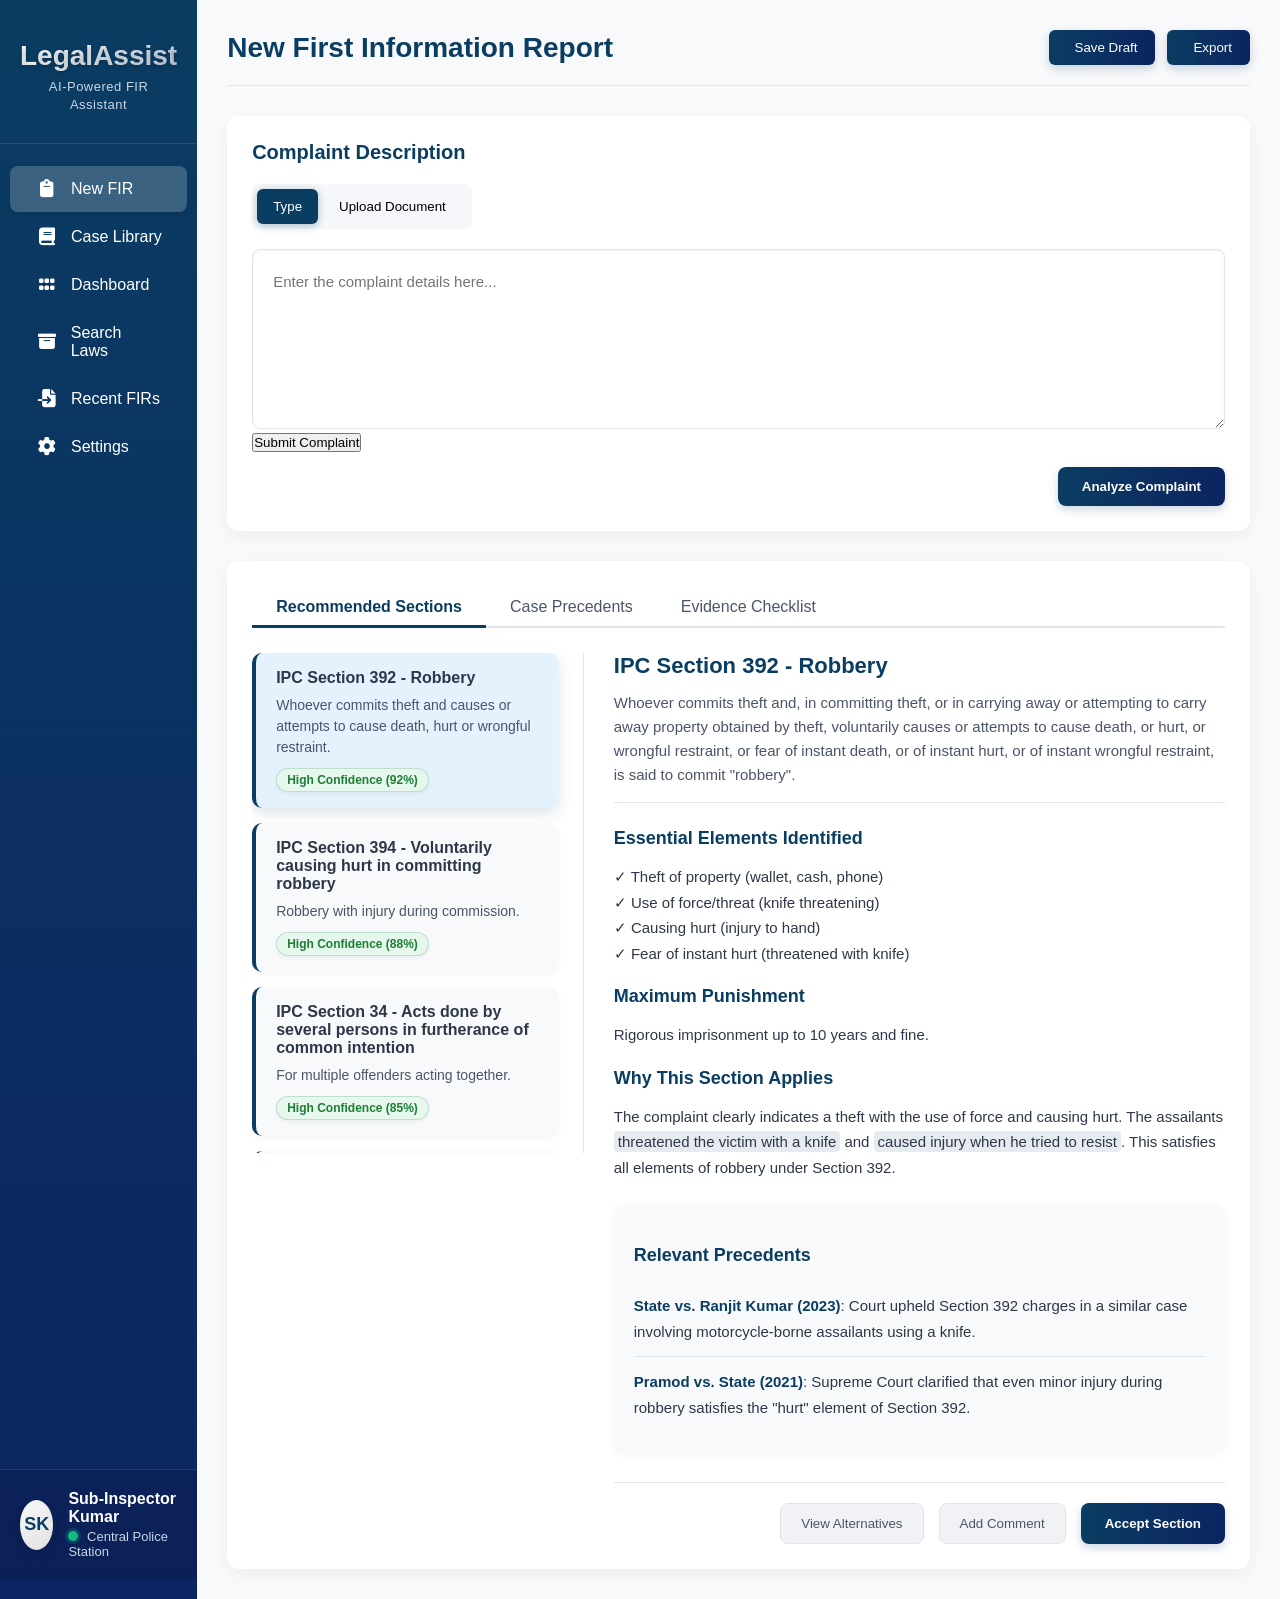
<file: templates/index.html>
<!DOCTYPE html>
<html lang="en">
<head>
    <meta charset="UTF-8">
    <meta name="viewport" content="width=device-width, initial-scale=1.0">
    <title>LegalAssist - AI-Powered FIR Assistant</title>
    <link rel="stylesheet" href="https://cdnjs.cloudflare.com/ajax/libs/font-awesome/6.7.2/css/all.min.css" integrity="sha512-Evv84Mr4kqVGRNSgIGL/F/aIDqQb7xQ2vcrdIwxfjThSH8CSR7PBEakCr51Ck+w+/U6swU2Im1vVX0SVk9ABhg==" crossorigin="anonymous" referrerpolicy="no-referrer" />
    <style>
        * {
            margin: 0;
            padding: 0;
            box-sizing: border-box;
            font-family: 'Segoe UI', Tahoma, Geneva, Verdana, sans-serif;
        }
        
        body {
            background-color: #f0f2f5;
            color: #2d3748;
        }
        
        .app-container {
            display: flex;
            min-height: 100vh;
            box-shadow: 0 10px 30px rgba(0,0,0,0.1);
            max-width: 1800px;
            margin: 0 auto;
        }
        
        /* Sidebar Styles */
        .sidebar {
            width: 280px;
            background: linear-gradient(to bottom, #0a3d62, #0c2461);
            color: white;
            padding: 20px 0;
            display: flex;
            flex-direction: column;
        }
        
        .logo {
            text-align: center;
            padding: 20px 20px 30px 20px;
            border-bottom: 1px solid rgba(255,255,255,0.1);
        }
        
        .logo h1 {
            font-size: 28px;
            margin-bottom: 5px;
            font-weight: 700;
            background: linear-gradient(to right, #ffffff, #c8d6e5);
            -webkit-background-clip: text;
            background-clip: text; 
            -webkit-text-fill-color: transparent;
            text-shadow: 0 2px 4px rgba(0,0,0,0.2);
        }
        
        .logo span {
            font-size: 13px;
            color: #c8d6e5;
            letter-spacing: 0.5px;
        }
        
        .nav-menu {
            padding: 20px 0;
            flex-grow: 1;
        }
        
        .nav-item {
            padding: 14px 25px;
            display: flex;
            align-items: center;
            cursor: pointer;
            transition: all 0.3s ease;
            margin: 2px 10px;
            border-radius: 8px;
        }
        
        .nav-item:hover {
            background-color: rgba(255,255,255,0.1);
            transform: translateX(5px);
        }
        
        .nav-item.active {
            background-color: rgba(255,255,255,0.2);
            box-shadow: 0 4px 10px rgba(0,0,0,0.1);
        }
        
        .nav-item i {
            margin-right: 12px;
            font-size: 18px;
            width: 24px;
            text-align: center;
        }
        
        .user-info {
            padding: 20px;
            border-top: 1px solid rgba(255,255,255,0.1);
            display: flex;
            align-items: center;
            background-color: rgba(0,0,0,0.1);
            margin-top: 10px;
        }
        
        .user-avatar {
            width: 50px;
            height: 50px;
            border-radius: 50%;
            background: linear-gradient(135deg, #f9f9f9, #e0e0e0);
            display: flex;
            align-items: center;
            justify-content: center;
            font-weight: bold;
            color: #0a3d62;
            margin-right: 15px;
            font-size: 18px;
            box-shadow: 0 4px 10px rgba(0,0,0,0.1);
        }
        
        .user-details {
            flex-grow: 1;
        }
        
        .user-name {
            font-size: 16px;
            font-weight: 600;
            margin-bottom: 3px;
        }
        
        .user-role {
            font-size: 13px;
            color: #c8d6e5;
        }
        
        /* Main Content Styles */
        .main-content {
            flex-grow: 1;
            padding: 30px;
            display: flex;
            flex-direction: column;
            background-color: #f8f9fa;
        }
        
        .header {
            display: flex;
            justify-content: space-between;
            align-items: center;
            margin-bottom: 30px;
            padding-bottom: 20px;
            border-bottom: 1px solid #e1e5e8;
        }
        
        .page-title {
            font-size: 28px;
            font-weight: 700;
            color: #0a3d62;
        }
        
        .quick-actions {
            display: flex;
        }
        
        .action-btn {
            background: linear-gradient(to right, #0a3d62, #0c2461);
            color: white;
            border: none;
            padding: 10px 18px;
            border-radius: 6px;
            margin-left: 12px;
            cursor: pointer;
            display: flex;
            align-items: center;
            font-weight: 500;
            transition: all 0.3s ease;
            box-shadow: 0 4px 10px rgba(10, 61, 98, 0.2);
        }
        
        .action-btn:hover {
            transform: translateY(-2px);
            box-shadow: 0 6px 15px rgba(10, 61, 98, 0.3);
        }
        
        .action-btn i {
            margin-right: 8px;
        }
        
        /* Input Section Styles */
        .input-section {
            background-color: white;
            border-radius: 12px;
            box-shadow: 0 5px 15px rgba(0,0,0,0.05);
            padding: 25px;
            margin-bottom: 30px;
            transition: all 0.3s ease;
        }
        
        .input-section:hover {
            box-shadow: 0 8px 25px rgba(0,0,0,0.1);
        }
        
        .section-title {
            font-size: 20px;
            margin-bottom: 20px;
            display: flex;
            align-items: center;
            color: #0a3d62;
            font-weight: 600;
        }
        
        .section-title i {
            margin-right: 10px;
            color: #0a3d62;
            font-size: 22px;
        }
        
        .input-controls {
            display: flex;
            margin-bottom: 20px;
            background-color: #f5f7fa;
            padding: 5px;
            border-radius: 8px;
            width: fit-content;
        }
        
        .input-controls button {
            background-color: transparent;
            border: none;
            padding: 10px 16px;
            border-radius: 6px;
            margin-right: 5px;
            cursor: pointer;
            display: flex;
            align-items: center;
            font-weight: 500;
            transition: all 0.3s ease;
        }
        
        .input-controls button i {
            margin-right: 8px;
        }
        
        .input-controls button.active {
            background-color: #0a3d62;
            color: white;
            box-shadow: 0 2px 8px rgba(10, 61, 98, 0.3);
        }
        
        .complaint-textarea {
            width: 100%;
            min-height: 180px;
            border: 1px solid #e0e5e9;
            border-radius: 8px;
            padding: 20px;
            font-size: 15px;
            resize: vertical;
            line-height: 1.6;
            box-shadow: inset 0 1px 3px rgba(0,0,0,0.05);
            transition: all 0.3s ease;
        }
        
        .complaint-textarea:focus {
            outline: none;
            border-color: #0a3d62;
            box-shadow: 0 0 0 3px rgba(10, 61, 98, 0.1);
        }
        
        .analyze-btn {
            background: linear-gradient(to right, #0a3d62, #0c2461);
            color: white;
            border: none;
            padding: 12px 24px;
            border-radius: 8px;
            font-weight: 600;
            cursor: pointer;
            float: right;
            margin-top: 15px;
            transition: all 0.3s ease;
            box-shadow: 0 4px 10px rgba(10, 61, 98, 0.2);
        }
        
        .analyze-btn:hover {
            transform: translateY(-2px);
            box-shadow: 0 6px 15px rgba(10, 61, 98, 0.3);
        }
        
        /* Results Section Styles */
        .results-section {
            background-color: white;
            border-radius: 12px;
            box-shadow: 0 5px 15px rgba(0,0,0,0.05);
            padding: 25px;
            display: flex;
            flex-direction: column;
            flex-grow: 1;
            transition: all 0.3s ease;
        }
        
        .results-section:hover {
            box-shadow: 0 8px 25px rgba(0,0,0,0.1);
        }
        
        .tabs {
            display: flex;
            margin-bottom: 25px;
            position: relative;
        }
        
        .tabs::after {
            content: '';
            position: absolute;
            bottom: 0;
            left: 0;
            width: 100%;
            height: 2px;
            background-color: #e0e5e9;
        }
        
        .tab {
            padding: 12px 24px;
            cursor: pointer;
            font-weight: 500;
            position: relative;
            z-index: 1;
            transition: all 0.3s ease;
            color: #4a5568;
        }
        
        .tab:hover {
            color: #0a3d62;
        }
        
        .tab.active {
            color: #0a3d62;
            font-weight: 600;
        }
        
        .tab.active::after {
            content: '';
            position: absolute;
            bottom: 0;
            left: 0;
            width: 100%;
            height: 3px;
            background-color: #0a3d62;
            z-index: 2;
        }
        
        .result-content {
            display: flex;
            flex-grow: 1;
        }
        
        .sections-list {
            flex: 1;
            border-right: 1px solid #e0e5e9;
            padding-right: 25px;
            padding-bottom: 20px;
            max-height: 500px;
            overflow-y: auto;
        }
        
        .section-item {
            background-color: #f8f9fa;
            border-radius: 10px;
            padding: 16px 20px;
            margin-bottom: 15px;
            cursor: pointer;
            border-left: 4px solid #0a3d62;
            transition: all 0.3s ease;
            box-shadow: 0 2px 6px rgba(0,0,0,0.05);
        }
        
        .section-item:hover {
            transform: translateX(5px);
            box-shadow: 0 5px 12px rgba(0,0,0,0.1);
        }
        
        .section-item.active {
            background-color: #e3f2fd;
            box-shadow: 0 5px 15px rgba(10, 61, 98, 0.15);
        }
        
        .section-item h4 {
            font-size: 16px;
            margin-bottom: 8px;
            color: #2d3748;
            font-weight: 600;
        }
        
        .section-item p {
            font-size: 14px;
            color: #4a5568;
            line-height: 1.5;
        }
        
        .confidence {
            display: inline-block;
            padding: 4px 10px;
            border-radius: 20px;
            font-size: 12px;
            font-weight: 600;
            margin-top: 10px;
            box-shadow: 0 2px 4px rgba(0,0,0,0.05);
        }
        
        .high {
            background-color: #e6f7ee;
            color: #1e7e34;
            border: 1px solid rgba(30, 126, 52, 0.2);
        }
        
        .medium {
            background-color: #fff3e0;
            color: #e65100;
            border: 1px solid rgba(230, 81, 0, 0.2);
        }
        
        .section-details {
            flex: 2;
            padding-left: 30px;
        }
        
        .detail-header {
            margin-bottom: 25px;
            padding-bottom: 15px;
            border-bottom: 1px solid #e0e5e9;
        }
        
        .detail-header h3 {
            font-size: 22px;
            margin-bottom: 12px;
            color: #0a3d62;
            font-weight: 700;
        }
        
        .detail-header p {
            color: #4a5568;
            font-size: 15px;
            line-height: 1.6;
        }
        
        .detail-content h4 {
            font-size: 18px;
            margin: 20px 0 15px 0;
            color: #0a3d62;
            font-weight: 600;
        }
        
        .detail-content p {
            margin-bottom: 15px;
            line-height: 1.7;
            color: #2d3748;
            font-size: 15px;
        }
        
        .precedents {
            margin-top: 25px;
            background-color: #f8f9fa;
            padding: 20px;
            border-radius: 10px;
            box-shadow: 0 2px 8px rgba(0,0,0,0.05);
        }
        
        .precedent-item {
            padding: 12px 0;
            border-bottom: 1px solid #e0e5e9;
        }
        
        .precedent-item:last-child {
            border-bottom: none;
        }
        
        .precedent-item p {
            margin-bottom: 0;
        }
        
        .precedent-item strong {
            color: #0a3d62;
        }
        
        .action-row {
            margin-top: 30px;
            display: flex;
            justify-content: flex-end;
            padding-top: 20px;
            border-top: 1px solid #e0e5e9;
        }
        
        .action-row button {
            margin-left: 15px;
            transition: all 0.3s ease;
        }
        
        .accept-btn {
            background: linear-gradient(to right, #0a3d62, #0c2461);
            color: white;
            border: none;
            padding: 12px 24px;
            border-radius: 8px;
            font-weight: 600;
            cursor: pointer;
            box-shadow: 0 4px 10px rgba(10, 61, 98, 0.2);
        }
        
        .accept-btn:hover {
            transform: translateY(-2px);
            box-shadow: 0 6px 15px rgba(10, 61, 98, 0.3);
        }
        
        .secondary-btn {
            background-color: #f1f2f6;
            border: 1px solid #e0e5e9;
            padding: 12px 20px;
            border-radius: 8px;
            font-weight: 500;
            cursor: pointer;
            color: #4a5568;
        }
        
        .secondary-btn:hover {
            background-color: #e0e5e9;
            transform: translateY(-2px);
        }
        
        /* Scrollbar Styling */
        ::-webkit-scrollbar {
            width: 8px;
            height: 8px;
        }
        
        ::-webkit-scrollbar-track {
            background: #f1f1f1;
            border-radius: 10px;
        }
        
        ::-webkit-scrollbar-thumb {
            background: #c5c5c5;
            border-radius: 10px;
        }
        
        ::-webkit-scrollbar-thumb:hover {
            background: #a8a8a8;
        }
        
        /* Responsive styles */
        @media (max-width: 1200px) {
            .result-content {
                flex-direction: column;
            }
            
            .sections-list {
                border-right: none;
                border-bottom: 1px solid #e0e5e9;
                padding-right: 0;
                padding-bottom: 20px;
                margin-bottom: 20px;
                max-height: none;
            }
            
            .section-details {
                padding-left: 0;
                padding-top: 20px;
            }
        }
        
        @media (max-width: 768px) {
            .app-container {
                flex-direction: column;
            }
            
            .sidebar {
                width: 100%;
                padding: 15px 0;
            }
            
            .main-content {
                padding: 20px;
            }
            
            .header {
                flex-direction: column;
                align-items: flex-start;
            }
            
            .quick-actions {
                margin-top: 15px;
            }
            
            .action-btn {
                padding: 8px 12px;
                font-size: 14px;
            }
        }

        /* Animation Effects */
        @keyframes fadeIn {
            from { opacity: 0; transform: translateY(10px); }
            to { opacity: 1; transform: translateY(0); }
        }

        .section-item, .input-section, .results-section {
            animation: fadeIn 0.5s ease forwards;
        }

        /* Status indicators */
        .status-indicator {
            display: inline-block;
            width: 10px;
            height: 10px;
            border-radius: 50%;
            margin-right: 5px;
        }

        .status-indicator.online {
            background-color: #10b981;
            box-shadow: 0 0 0 3px rgba(16, 185, 129, 0.2);
        }

        /* Highlighting elements in the complaint text */
        .highlight-text {
            background-color: rgba(10, 61, 98, 0.1);
            padding: 2px 4px;
            border-radius: 4px;
        }
    </style>
</head>
<body>
    <div class="app-container">
        <!-- Sidebar -->
        <div class="sidebar">
            <div class="logo">
                <h1>LegalAssist</h1>
                <span>AI-Powered FIR Assistant</span>
            </div>
            
            <div class="nav-menu">
                <div class="nav-item active">
                    <i class="fa-solid fa-clipboard"></i> New FIR
                </div>
                <div class="nav-item">
                    <i class="fa-solid fa-book"></i> Case Library
                </div>
                <div class="nav-item">
                    <i class="fa-solid fa-grip"></i> Dashboard
                </div>
                <div class="nav-item">
                    <i class="fa-solid fa-box-archive"></i> Search Laws
                </div>
                <div class="nav-item">
                    <i class="fa-solid fa-file-import"></i> Recent FIRs
                </div>
                <div class="nav-item">
                    <i class="fa-solid fa-gear"></i> Settings
                </div>
            </div>
            
            <div class="user-info">
                <div class="user-avatar">SK</div>
                <div class="user-details">
                    <div class="user-name">Sub-Inspector Kumar</div>
                    <div class="user-role">
                        <span class="status-indicator online"></span>
                        Central Police Station
                    </div>
                </div>
            </div>
        </div>
        
        <!-- Main Content -->
        <div class="main-content">
            <div class="header">
                <h2 class="page-title">New First Information Report</h2>
                <div class="quick-actions">
                    <button class="action-btn"><i></i> Save Draft</button>
                    <button class="action-btn"><i></i> Export</button>
                </div>
            </div>
            
            <!-- Complaint Input Section -->
            <div class="input-section">
                <h3 class="section-title">Complaint Description</h3>
                <div class="input-controls">
                    <button class="active">Type</button>
                    <button>Upload Document</button>
                </div>
                <textarea id="complaintInput" class="complaint-textarea" placeholder="Enter the complaint details here..."></textarea>
                <button onclick="submitComplaint()">Submit Complaint</button>
                <div id="complaintOutput" class="complaint-output"></div>
                <button class="analyze-btn" onclick="submitComplaint()">Analyze Complaint</button>

                <div style="clear: both;"></div>
            </div>
            <!-- Results Section -->
            <div class="results-section">
                <div class="tabs">
                    <div class="tab active">Recommended Sections</div>
                    <div class="tab">Case Precedents</div>
                    <div class="tab">Evidence Checklist</div>
                </div>
                
                <div class="result-content">
                    <div class="sections-list">
                        <div class="section-item active">
                            <h4>IPC Section 392 - Robbery</h4>
                            <p>Whoever commits theft and causes or attempts to cause death, hurt or wrongful restraint.</p>
                            <span class="confidence high">High Confidence (92%)</span>
                        </div>
                        
                        <div class="section-item">
                            <h4>IPC Section 394 - Voluntarily causing hurt in committing robbery</h4>
                            <p>Robbery with injury during commission.</p>
                            <span class="confidence high">High Confidence (88%)</span>
                        </div>
                        
                        <div class="section-item">
                            <h4>IPC Section 34 - Acts done by several persons in furtherance of common intention</h4>
                            <p>For multiple offenders acting together.</p>
                            <span class="confidence high">High Confidence (85%)</span>
                        </div>
                        
                        <div class="section-item">
                            <h4>IPC Section 379 - Punishment for theft</h4>
                            <p>Alternative charge if robbery elements are challenged.</p>
                            <span class="confidence medium">Medium Confidence (68%)</span>
                        </div>
                    </div>
                    
                    <div class="section-details">
                        <div class="detail-header">
                            <h3>IPC Section 392 - Robbery</h3>
                            <p>Whoever commits theft and, in committing theft, or in carrying away or attempting to carry away property obtained by theft, voluntarily causes or attempts to cause death, or hurt, or wrongful restraint, or fear of instant death, or of instant hurt, or of instant wrongful restraint, is said to commit "robbery".</p>
                        </div>
                        
                        <div class="detail-content">
                            <h4>Essential Elements Identified</h4>
                            <p>✓ Theft of property (wallet, cash, phone) <br>
                            ✓ Use of force/threat (knife threatening) <br>
                            ✓ Causing hurt (injury to hand) <br>
                            ✓ Fear of instant hurt (threatened with knife)</p>
                            
                            <h4>Maximum Punishment</h4>
                            <p>Rigorous imprisonment up to 10 years and fine.</p>
                            
                            <h4>Why This Section Applies</h4>
                            <p>The complaint clearly indicates a theft with the use of force and causing hurt. The assailants <span class="highlight-text">threatened the victim with a knife</span> and <span class="highlight-text">caused injury when he tried to resist</span>. This satisfies all elements of robbery under Section 392.</p>
                            
                            <div class="precedents">
                                <h4>Relevant Precedents</h4>
                                <div class="precedent-item">
                                    <p><strong>State vs. Ranjit Kumar (2023)</strong>: Court upheld Section 392 charges in a similar case involving motorcycle-borne assailants using a knife.</p>
                                </div>
                                <div class="precedent-item">
                                    <p><strong>Pramod vs. State (2021)</strong>: Supreme Court clarified that even minor injury during robbery satisfies the "hurt" element of Section 392.</p>
                                </div>
                            </div>
                            
                            <div class="action-row">
                                <button class="secondary-btn">View Alternatives</button>
                                <button class="secondary-btn">Add Comment</button>
                                <button class="accept-btn">Accept Section</button>
                            </div>
                        </div>
                    </div>
                </div>
            </div>
        </div>
    </div>
    <script>
        function submitComplaint() {
            let userInput = document.getElementById("complaintInput").value;
            let sectionDetailsDiv = document.querySelector(".section-details");
            let sectionsListDiv = document.querySelector(".sections-list");
    
            if (!userInput.trim()) {
                sectionDetailsDiv.innerHTML = "<p style='color: red;'>Please enter a complaint.</p>";
                sectionsListDiv.innerHTML = "";
                return;
            }
    
            fetch("/predict", {
                method: "POST",
                headers: {
                    "Content-Type": "application/json"
                },
                body: JSON.stringify({ complaint: userInput })
            })
            .then(response => response.json())
            .then(data => {
                if (data.length === 0) {
                    sectionDetailsDiv.innerHTML = "<p>No relevant sections found.</p>";
                    sectionsListDiv.innerHTML = "";
                    return;
                }
    
                // Top 1 Prediction
                let topPrediction = data[0];
                sectionDetailsDiv.innerHTML = `
                    <div class="detail-header">
                        <h3>${topPrediction.Section}</h3>
                        <p>${topPrediction.Description}</p>
                    </div>
                `;
    
                // Remaining Predictions
                sectionsListDiv.innerHTML = data.slice(1).map(section => `
                    <div class="section-item">
                        <h4>${section.Section}</h4>
                        <p>${section.Description}</p>
                    </div>
                `).join('');
            })
            .catch(error => {
                sectionDetailsDiv.innerHTML = "<p style='color: red;'>Error fetching results.</p>";
                sectionsListDiv.innerHTML = "";
                console.error("Error:", error);
            });
        }
    </script>
    
    
    
</body>
</html>
</file>
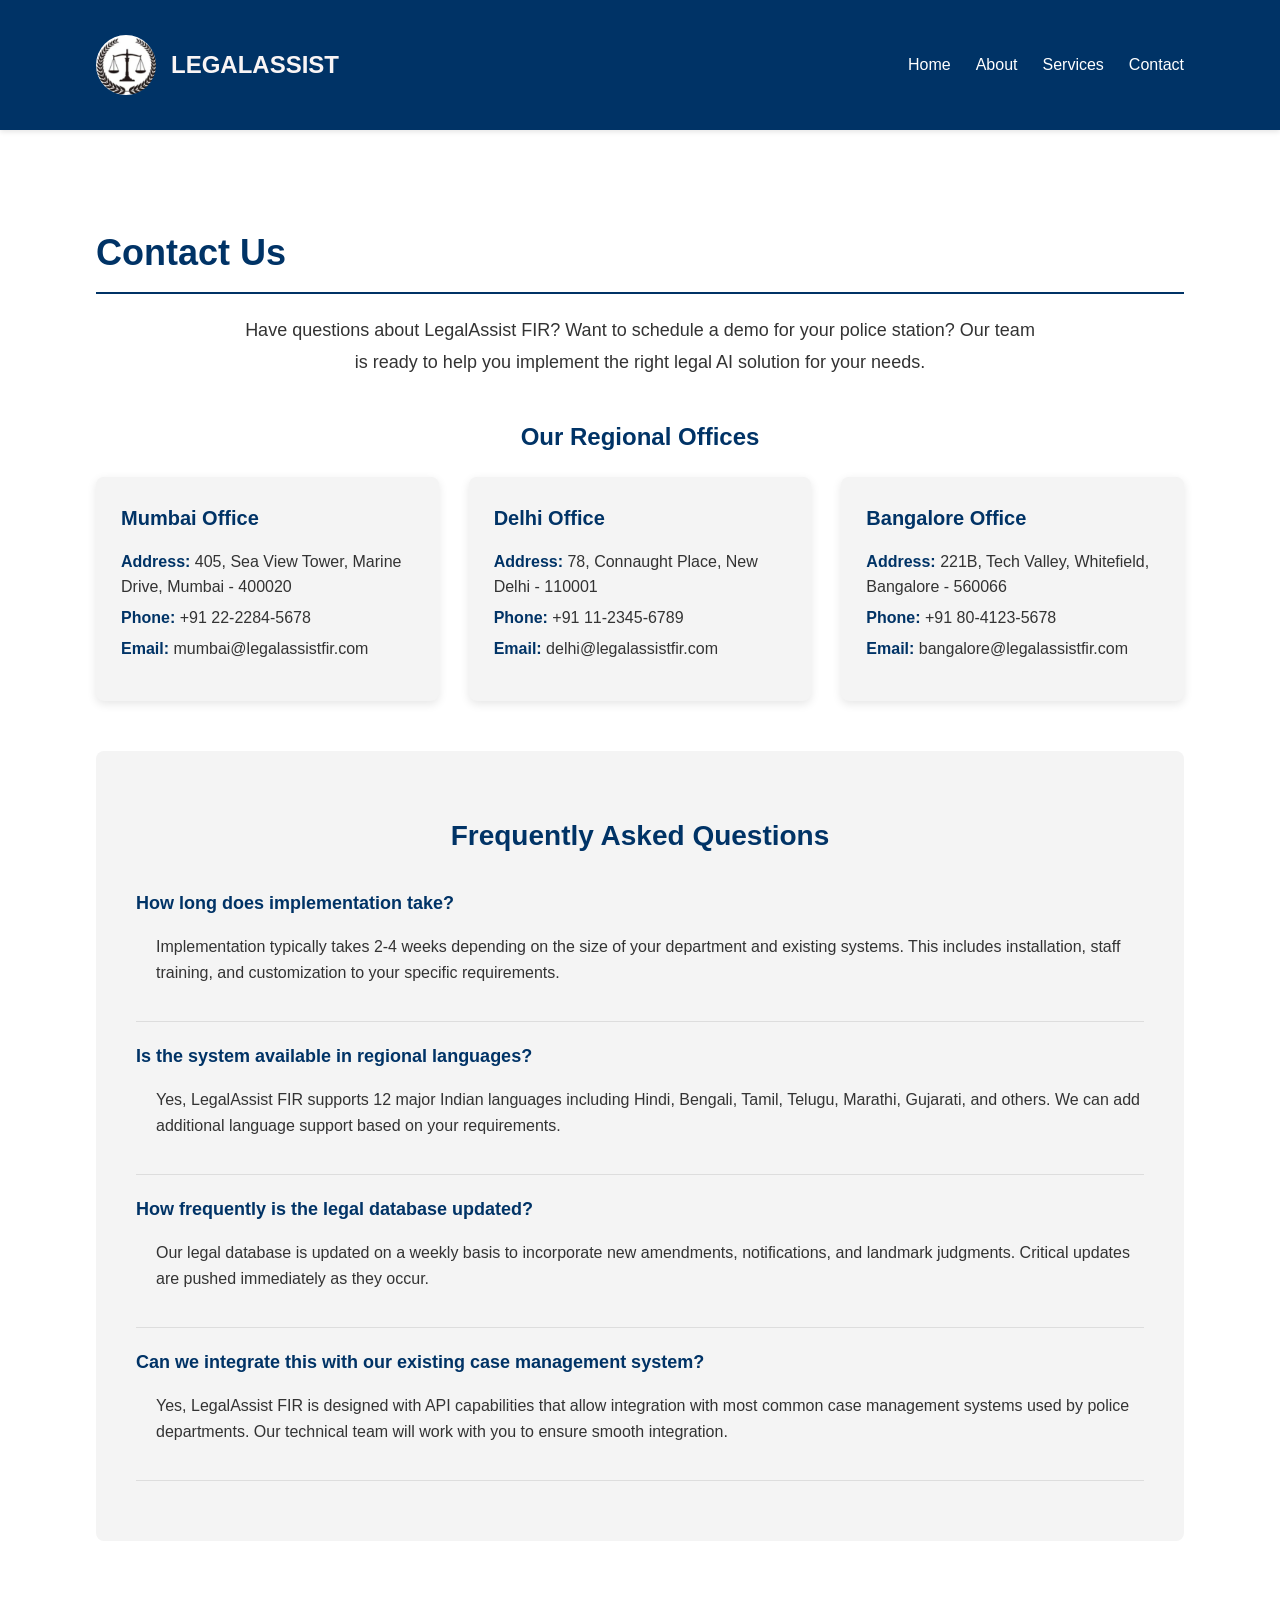
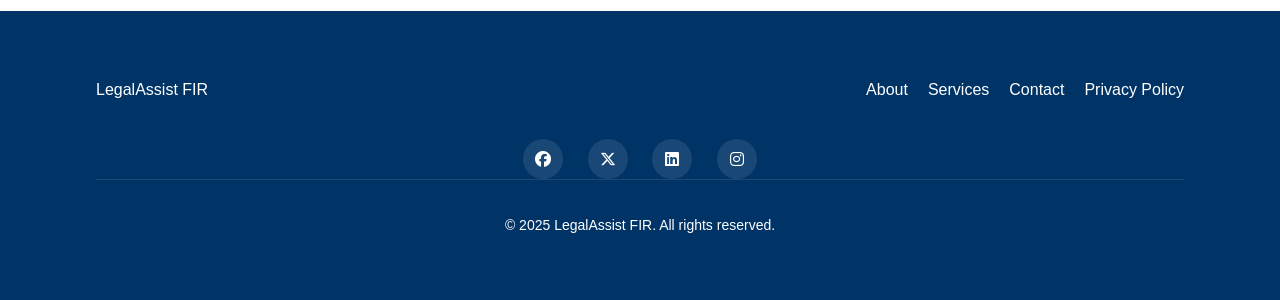
<file: templates/contact.html>
<!DOCTYPE html>
<html lang="en">
<head>
    <meta charset="UTF-8">
    <meta name="viewport" content="width=device-width, initial-scale=1.0">
    <link rel="stylesheet" href="../static/css/contact.css">
    <link rel="stylesheet" href="https://cdnjs.cloudflare.com/ajax/libs/font-awesome/6.7.2/css/all.min.css" integrity="sha512-Evv84Mr4kqVGRNSgIGL/F/aIDqQb7xQ2vcrdIwxfjThSH8CSR7PBEakCr51Ck+w+/U6swU2Im1vVX0SVk9ABhg==" crossorigin="anonymous" referrerpolicy="no-referrer" />
    <title>Contact - LegalAssist FIR</title>
</head>
<body>
    <header>
        <div class="container header-container">
            <div class="logo-title">
                <img src="../static/images/logo_legalAssint.png" alt="Telangana Police Logo" class="logo" style="width: 60px; height: 60px;">
                <div class="department-title">LegalAssist</div>
              </div>
            <nav>
                <ul>
                    <li><a href="/">Home</a></li>
                    <li><a href="/about">About</a></li>
                    <li><a href="/services">Services</a></li>
                    <li><a href="/contact">Contact</a></li>
                </ul>
            </nav>
        </div>
    </header>
    
    <main class="main-content">
        <div class="container contact-section">
            <h1>Contact Us</h1>
            
            <div class="contact-intro">
                <p>Have questions about LegalAssist FIR? Want to schedule a demo for your police station? Our team is ready to help you implement the right legal AI solution for your needs.</p>
            </div>
            <div class="office-locations">
                <h2>Our Regional Offices</h2>
                <div class="offices">
                    <div class="office">
                        <h3>Mumbai Office</h3>
                        <div class="office-details">
                            <p><strong>Address:</strong> 405, Sea View Tower, Marine Drive, Mumbai - 400020</p>
                            <p><strong>Phone:</strong> +91 22-2284-5678</p>
                            <p><strong>Email:</strong> mumbai@legalassistfir.com</p>
                        </div>
                    </div>
                    
                    <div class="office">
                        <h3>Delhi Office</h3>
                        <div class="office-details">
                            <p><strong>Address:</strong> 78, Connaught Place, New Delhi - 110001</p>
                            <p><strong>Phone:</strong> +91 11-2345-6789</p>
                            <p><strong>Email:</strong> delhi@legalassistfir.com</p>
                        </div>
                    </div>
                    
                    <div class="office">
                        <h3>Bangalore Office</h3>
                        <div class="office-details">
                            <p><strong>Address:</strong> 221B, Tech Valley, Whitefield, Bangalore - 560066</p>
                            <p><strong>Phone:</strong> +91 80-4123-5678</p>
                            <p><strong>Email:</strong> bangalore@legalassistfir.com</p>
                        </div>
                    </div>
                </div>
            </div>
            
            <div class="faq-section">
                <h2>Frequently Asked Questions</h2>
                
                <div class="faq-item">
                    <div class="faq-question">How long does implementation take?</div>
                    <div class="faq-answer">
                        <p>Implementation typically takes 2-4 weeks depending on the size of your department and existing systems. This includes installation, staff training, and customization to your specific requirements.</p>
                    </div>
                </div>
                
                <div class="faq-item">
                    <div class="faq-question">Is the system available in regional languages?</div>
                    <div class="faq-answer">
                        <p>Yes, LegalAssist FIR supports 12 major Indian languages including Hindi, Bengali, Tamil, Telugu, Marathi, Gujarati, and others. We can add additional language support based on your requirements.</p>
                    </div>
                </div>
                
                <div class="faq-item">
                    <div class="faq-question">How frequently is the legal database updated?</div>
                    <div class="faq-answer">
                        <p>Our legal database is updated on a weekly basis to incorporate new amendments, notifications, and landmark judgments. Critical updates are pushed immediately as they occur.</p>
                    </div>
                </div>
                
                <div class="faq-item">
                    <div class="faq-question">Can we integrate this with our existing case management system?</div>
                    <div class="faq-answer">
                        <p>Yes, LegalAssist FIR is designed with API capabilities that allow integration with most common case management systems used by police departments. Our technical team will work with you to ensure smooth integration.</p>
                    </div>
                </div>
            </div>
        </div>
    </main>
    
    <footer>
        <div class="container">
            <div class="footer-content">
                <div class="footer-logo">
                    <p>Legal<span>Assist</span> FIR</p>
                </div>
                <div class="footer-links">
                    <ul>
                        <li><a href="about.html">About</a></li>
                        <li><a href="services.html">Services</a></li>
                        <li><a href="contact.html">Contact</a></li>
                        <li><a href="#">Privacy Policy</a></li>
                    </ul>
                </div>
            </div>
            
            <div class="social-links">
                <a href="https://www.facebook.com/login/?next=https%3A%2F%2Fwww.facebook.com%2F" title="Facebook"><i class="fa-brands fa-facebook"></i></a>
                <a href="https://www.instagram.com/accounts/login/?hl=en" title="Twitter"><i class="fa-brands fa-x-twitter"></i></a>
                <a href="https://in.linkedin.com/" title="LinkedIn"><i class="fa-brands fa-linkedin"></i></a>
                <a href="https://www.instagram.com/accounts/login/?hl=en" title="Instagram"><i class="fa-brands fa-instagram"></i></a>
            </div>
            
            <div class="copyright">
                <p>&copy; 2025 LegalAssist FIR. All rights reserved.</p>
            </div>
        </div>
    </footer>
</body>
</html>
</file>
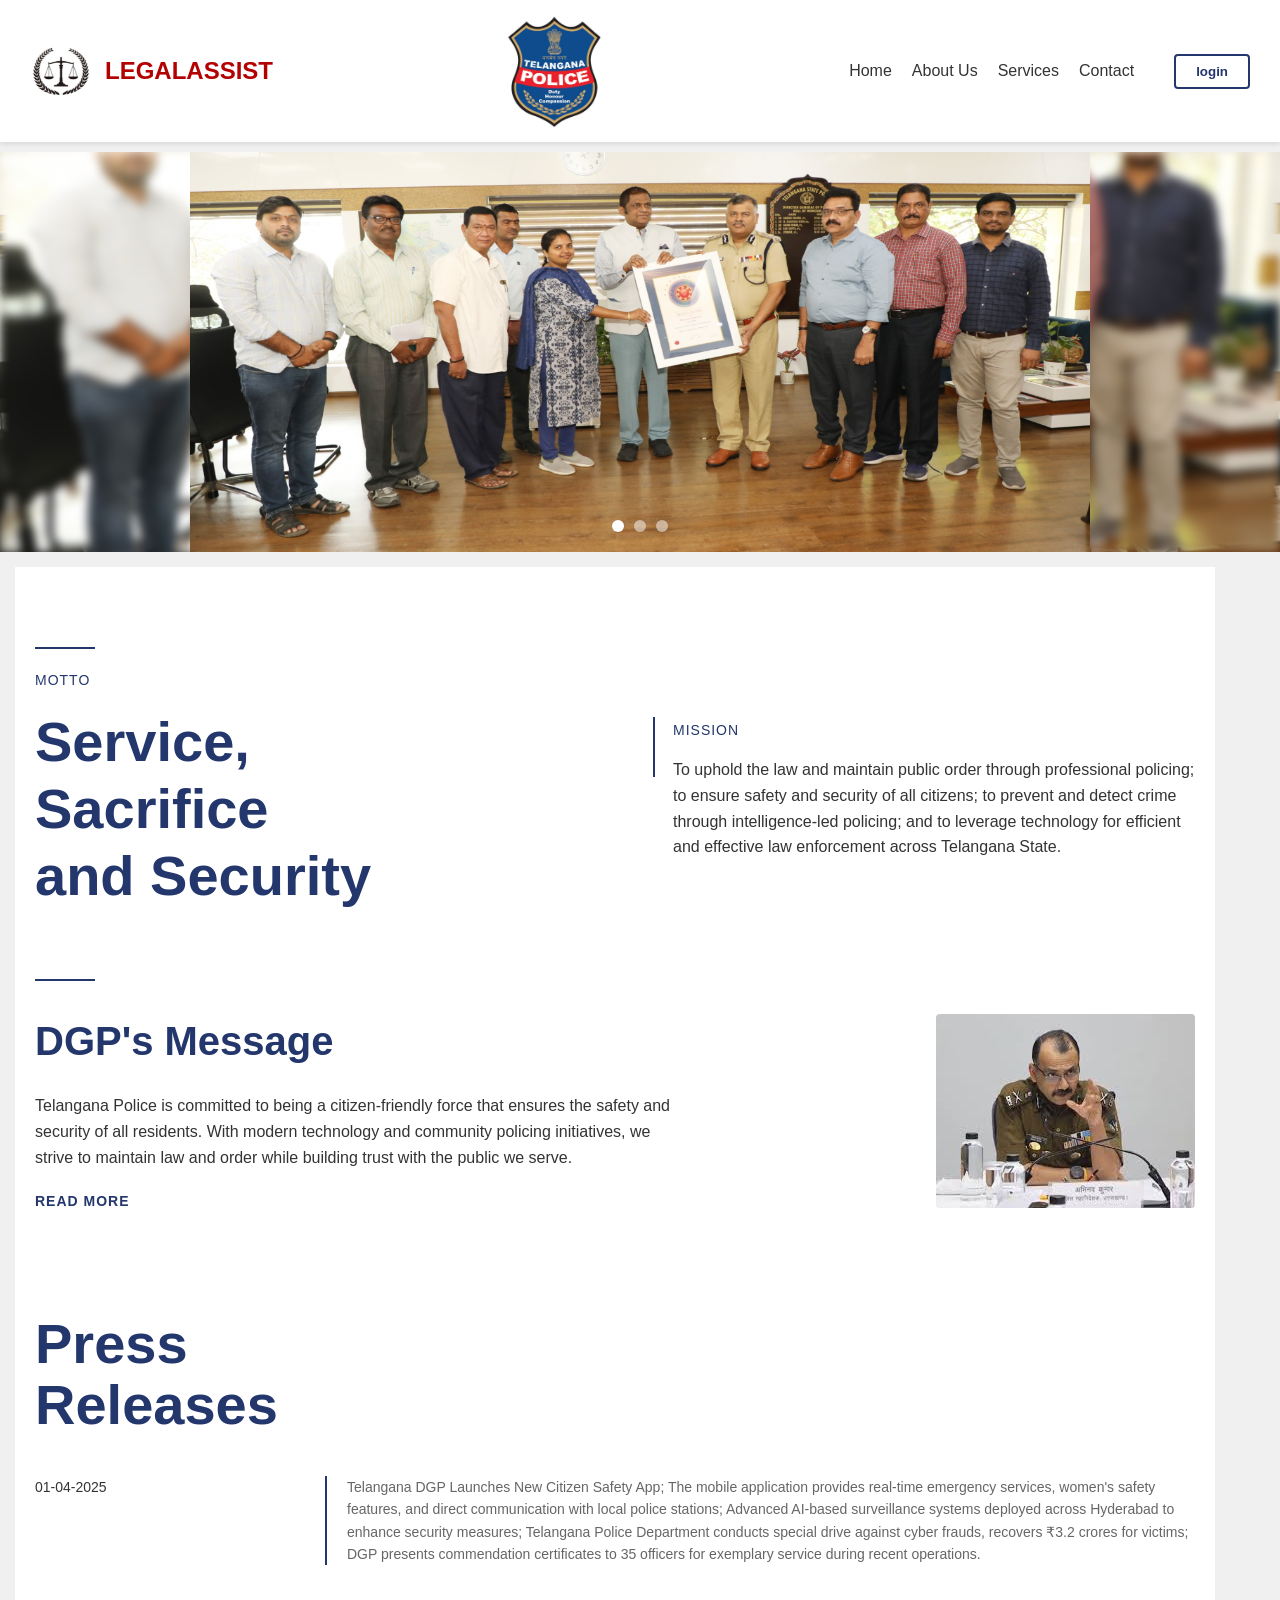
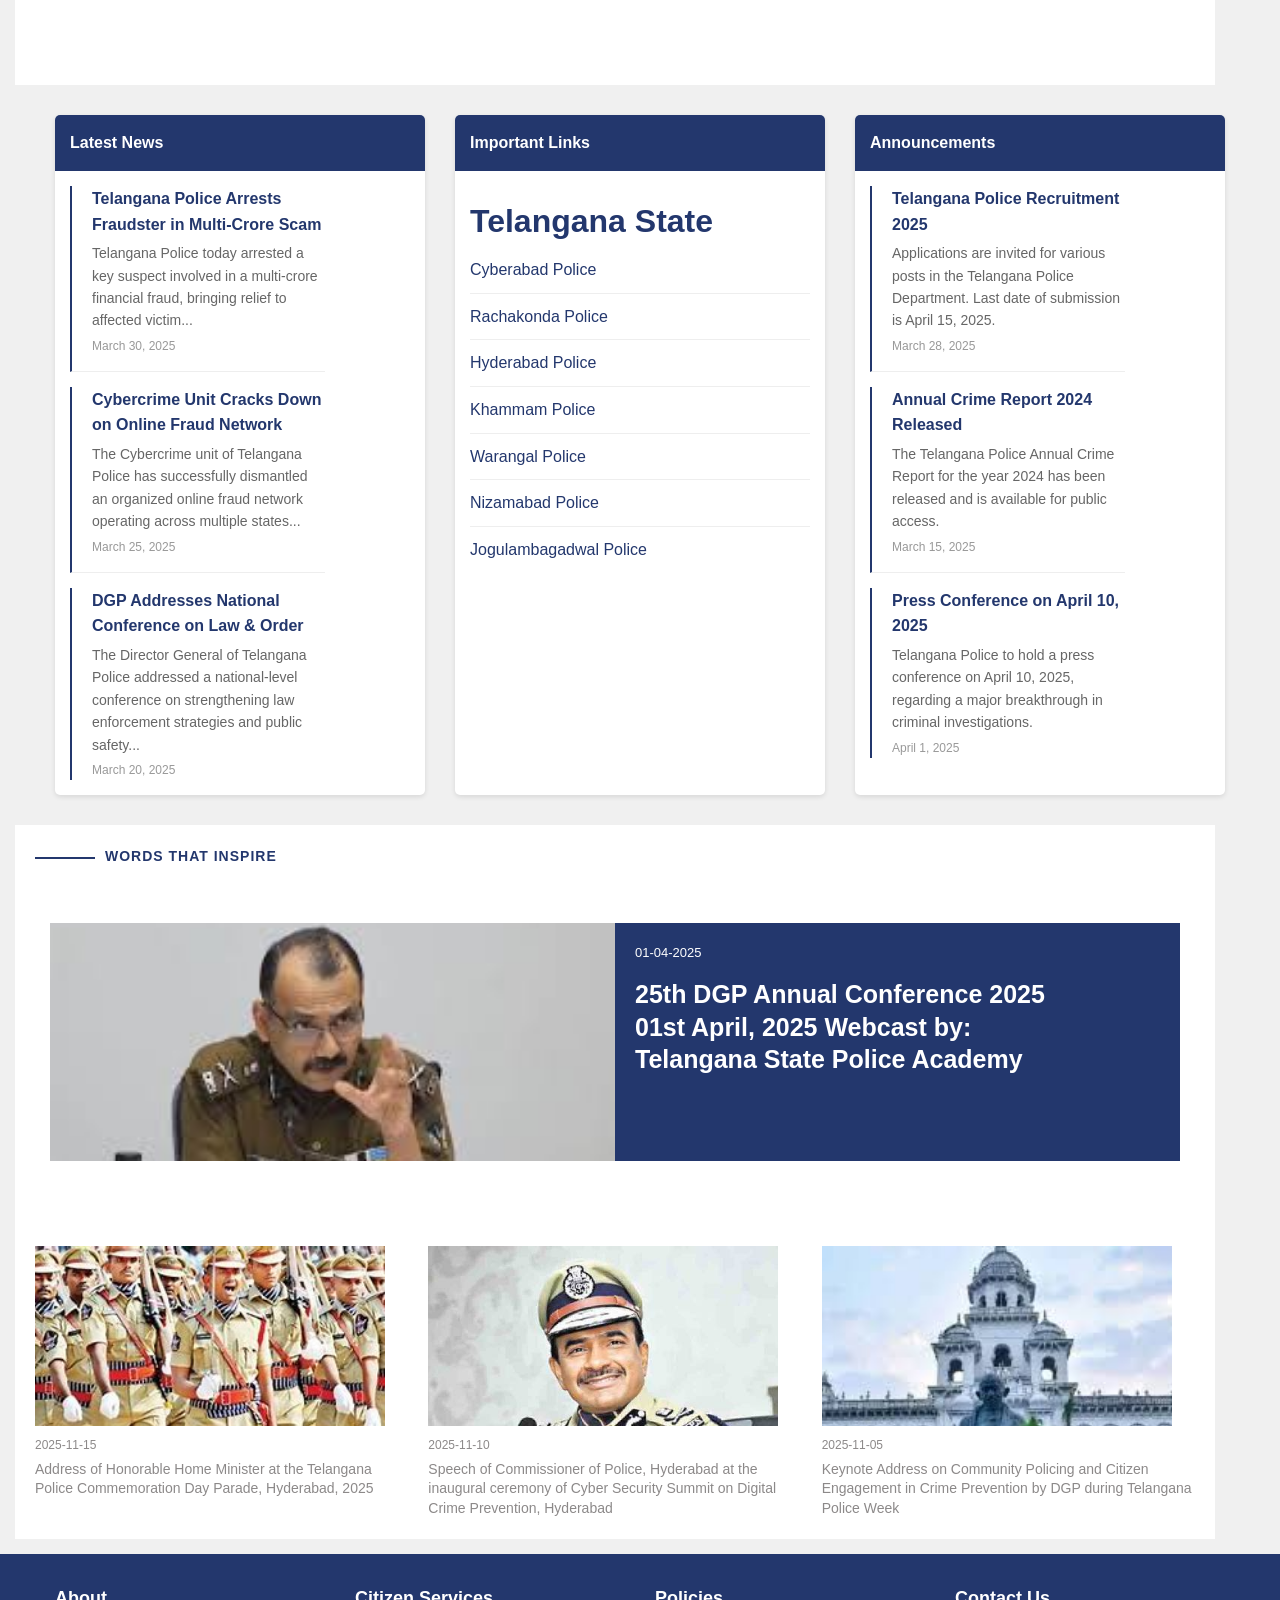
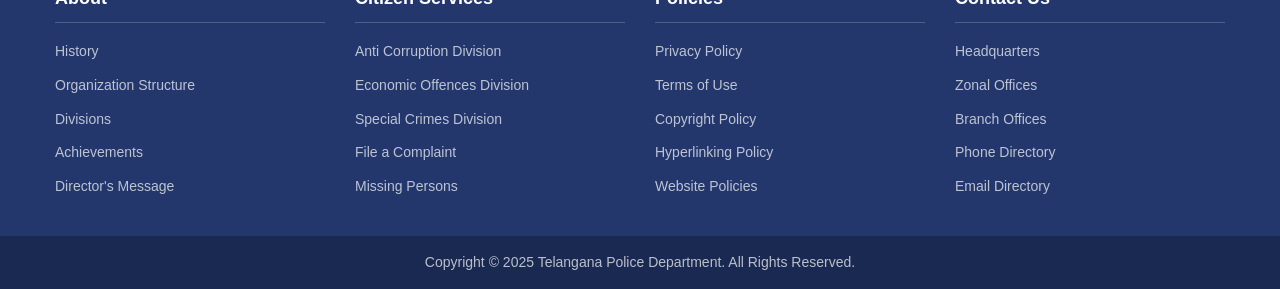
<file: templates/home.html>
<!DOCTYPE html>
<html lang="en">
<head>
    <meta charset="UTF-8">
    <meta name="viewport" content="width=device-width, initial-scale=1.0">
    <link rel="stylesheet" href="../static/css/home.css">
    <link rel="shortcut icon" href="../images/emblem.jpg" type="image/x-icon">
    <title>Telangana Police Department</title>
</head>
<body>
    <div class="header">
        <div class="logo-title">
          <img src="../static/images/logo_legalAssint.png" alt="Telangana Police Logo" class="logo" style="width: 60px; height: 48px;">
          <div class="department-title">LegalAssist</div>
        </div>
        <img src="../static/images/emblem.jpg" alt="Government Emblem" class="emblem">
        <div class="nav-links">
          <a href="/">Home</a>
          <a href="/about">About Us</a>
          <a href="/services">Services</a>
          <a href="/contact">Contact</a>
          <a href="/login"><button class="login-btn">login</button></a>
        </div>
      </div>
 
    <!-- Hero Banner -->
    <div class="hero-banner">
        <div class="banner-slide slide-1">
            <img src="../static/images/barslide1.jpeg" alt="" style="width: 900px; height: 400px;">
        </div>
        <div class="banner-slide slide-2">
            <img src="../static/images/barslide2.jpeg" alt="" style="width: 900px; height: 400px;">
        </div>
        <div class="banner-slide slide-3">
            <img src="../static/images/barslide3.jpeg" alt="" style="width: 900px; height: 400px;">
        </div>
        <div class="banner-controls">
            <div class="banner-dot active"></div>
            <div class="banner-dot"></div>
            <div class="banner-dot"></div>
        </div>
    </div>
    <div class="container">
        <!-- Motto and Mission Section -->
        <div class="motto-section">
          <div class="motto">
            <span>MOTTO</span>
            <h1>
              Service,<br>
              Sacrifice<br>
              and Security
            </h1>
          </div>
          
          <div class="mission">
            <span>MISSION</span>
            <p>
              To uphold the law and maintain public order through professional policing; to ensure safety and security of all citizens; to prevent and detect crime through intelligence-led policing; and to leverage technology for efficient and effective law enforcement across Telangana State.
            </p>
          </div>
        </div>
        
        <!-- Director's Message Section -->
        <div class="director-section">
          <div class="director-message">
            <h2>DGP's Message</h2>
            <p>
              Telangana Police is committed to being a citizen-friendly force that ensures the safety and security of all residents. With modern technology and community policing initiatives, we strive to maintain law and order while building trust with the public we serve.
            </p>
            <a href="#" class="read-more">
              READ MORE

            </a>
          </div>
          <img src="../static/images/dgp.jpeg" alt="Telangana Police Emblem" class="flag-img">
        </div>
        
        <!-- Press Releases Section -->
        <div class="press-section">
          <div class="press-header">
            <h2 class="press-title">
              Press<br>
              Releases
            </h2>
            <a href="#" class="more-releases">
              MORE RELEASES

            </a>
          </div>
          
          <div class="press-content">
            <div class="date">01-04-2025</div>
            <div class="news-item">
              <p>
                Telangana DGP Launches New Citizen Safety App; The mobile application provides real-time emergency services, women's safety features, and direct communication with local police stations; Advanced AI-based surveillance systems deployed across Hyderabad to enhance security measures; Telangana Police Department conducts special drive against cyber frauds, recovers ₹3.2 crores for victims; DGP presents commendation certificates to 35 officers for exemplary service during recent operations.
              </p>
            </div>
          </div>
        </div>
      </div>
    <!-- Main Content -->
    <main class="main-content">
        <!-- News Section -->
        <div class="content-card">
            <div class="card-header">Latest News</div>
            <div class="card-content">
                <div class="news-item">
                    <h3>Telangana Police Arrests Fraudster in Multi-Crore Scam</h3>
                    <p>Telangana Police today arrested a key suspect involved in a multi-crore financial fraud, bringing relief to affected victim...</p>
                    <div class="news-date">March 30, 2025</div>
                </div>
                <div class="news-item">
                    <h3>Cybercrime Unit Cracks Down on Online Fraud Network</h3>
                    <p>The Cybercrime unit of Telangana Police has successfully dismantled an organized online fraud network operating across multiple states...</p>
                    <div class="news-date">March 25, 2025</div>
                </div>
                <div class="news-item">
                    <h3>DGP Addresses National Conference on Law & Order</h3>
                    <p>The Director General of Telangana Police addressed a national-level conference on strengthening law enforcement strategies and public safety...</p>
                    <div class="news-date">March 20, 2025</div>
                </div>
            </div>
        </div>
        
        <!-- Important Links -->
        <div class="content-card">
            <div class="card-header">Important Links</div>
            <div class="card-content">
                <h1 style="color: #23376d; margin: 10px 0px;">Telangana State</h1>
                <ul>
                    <li><a href="https://www.cyberabadpolice.gov.in/">Cyberabad Police</a></li>
                    <li><a href="https://rachakondapolice.telangana.gov.in/">Rachakonda Police</a></li>
                    <li><a href="https://hyderabadpolice.gov.in/">Hyderabad Police</a></li>
                    <li><a href="https://khammampolice.telangana.gov.in/">Khammam Police</a></li>
                    <li><a href="https://warangalpolice.telangana.gov.in/">Warangal Police</a></li>
                    <li><a href="https://nizamabadpolice.in/">Nizamabad Police</a></li>
                    <li><a href="https://www.jogulambagadwalpolice.telangana.gov.in/">Jogulambagadwal Police</a></li>
                </ul>
            </div>
        </div>
        
        <!-- Announcements -->
        <div class="content-card">
            <div class="card-header">Announcements</div>
            <div class="card-content">
                <div class="news-item">
                    <h3>Telangana Police Recruitment 2025</h3>
                    <p>Applications are invited for various posts in the Telangana Police Department. Last date of submission is April 15, 2025.</p>
                    <div class="news-date">March 28, 2025</div>
                </div>
                <div class="news-item">
                    <h3>Annual Crime Report 2024 Released</h3>
                    <p>The Telangana Police Annual Crime Report for the year 2024 has been released and is available for public access.</p>
                    <div class="news-date">March 15, 2025</div>
                </div>
                <div class="news-item">
                    <h3>Press Conference on April 10, 2025</h3>
                    <p>Telangana Police to hold a press conference on April 10, 2025, regarding a major breakthrough in criminal investigations.</p>
                    <div class="news-date">April 1, 2025</div>
                </div>
            </div>
        </div>
    </main>
    <div class="container">
        <!-- Header Section -->
        <div class="header-section">
          <h2 class="header-title">Words That Inspire</h2>
        </div>
        
        <!-- Carousel Section -->
        <div class="carousel">
          <div class="carousel-item">
            <div class="carousel-img">
              <img src="../static/images/dgp.jpeg" alt="Telangana Police Emblem">
            </div>
            <div class="carousel-content">
              <div class="carousel-date">01-04-2025</div>
              <h3 class="carousel-title">25th DGP Annual Conference 2025<br>01st April, 2025 Webcast by:<br>Telangana State Police Academy</h3>
            </div>
          </div>
        </div>
        
        <!-- Feature Grid Section -->
        <div class="feature-grid">
          <!-- Feature Item 1 -->
          <div class="feature-item">
            <div class="feature-img">
              <img src="../static/images/ppo.png" alt="Police Conference" style="width: 350px; height: 300px;">
            </div>
            <div class="feature-date">2025-11-15</div>
            <h3 class="feature-title">
              <a href="#">Address of Honorable Home Minister at the Telangana Police Commemoration Day Parade, Hyderabad, 2025</a>
            </h3>
          </div>
          
          <!-- Feature Item 2 -->
          <div class="feature-item">
            <div class="feature-img">
              <img src="../static/images/Commissioner.jpg" alt="Commissioner" style="width: 350px; height: 300px;">
            </div>
            <div class="feature-date">2025-11-10</div>
            <h3 class="feature-title">
              <a href="#">Speech of Commissioner of Police, Hyderabad at the inaugural ceremony of Cyber Security Summit on Digital Crime Prevention, Hyderabad</a>
            </h3>
          </div>
          
          <!-- Feature Item 3 -->
          <div class="feature-item">
            <div class="feature-img">
              <img src="../static/images/govtjpeg.jpeg" alt="Special Session" style="width: 350px; height: 300px;">
            </div>
            <div class="feature-date">2025-11-05</div>
            <h3 class="feature-title">
              <a href="#">Keynote Address on Community Policing and Citizen Engagement in Crime Prevention by DGP during Telangana Police Week</a>
            </h3>
          </div>
        </div>
      </div>
    
    <!-- Footer -->
    <footer class="footer">
        <div class="footer-container">
            <div class="footer-section">
                <h3>About</h3>
                <ul>
                    <li><a href="#">History</a></li>
                    <li><a href="#">Organization Structure</a></li>
                    <li><a href="#">Divisions</a></li>
                    <li><a href="#">Achievements</a></li>
                    <li><a href="#">Director's Message</a></li>
                </ul>
            </div>
            <div class="footer-section">
                <h3>Citizen Services</h3>
                <ul>
                    <li><a href="#">Anti Corruption Division</a></li>
                    <li><a href="#">Economic Offences Division</a></li>
                    <li><a href="#">Special Crimes Division</a></li>
                    <li><a href="#">File a Complaint</a></li>
                    <li><a href="#">Missing Persons</a></li>
                </ul>
            </div>
            <div class="footer-section">
                <h3>Policies</h3>
                <ul>
                    <li><a href="#">Privacy Policy</a></li>
                    <li><a href="#">Terms of Use</a></li>
                    <li><a href="#">Copyright Policy</a></li>
                    <li><a href="#">Hyperlinking Policy</a></li>
                    <li><a href="#">Website Policies</a></li>
                </ul>
            </div>
            <div class="footer-section">
                <h3>Contact Us</h3>
                <ul>
                    <li><a href="#">Headquarters</a></li>
                    <li><a href="#">Zonal Offices</a></li>
                    <li><a href="#">Branch Offices</a></li>
                    <li><a href="#">Phone Directory</a></li>
                    <li><a href="#">Email Directory</a></li>
                </ul>
            </div>
        </div>
    </footer>
    
    <div class="copyright">
        Copyright © 2025 Telangana Police Department. All Rights Reserved.
    </div>

    <script>
        // Banner Slider Functionality
        document.addEventListener('DOMContentLoaded', function() {
            const slides = document.querySelectorAll('.banner-slide');
            const dots = document.querySelectorAll('.banner-dot');
            let currentSlide = 0;
            
            function showSlide(index) {
                // Reset all slides
                slides.forEach((slide, i) => {
                    slide.style.transform = `translateX(${(i - index) * 100}%)`;
                });
                
                // Update dots
                dots.forEach((dot, i) => {
                    dot.classList.toggle('active', i === index);
                });
                
                currentSlide = index;
            }
            
            // Set up dot click events
            dots.forEach((dot, i) => {
                dot.addEventListener('click', () => showSlide(i));
            });
            
            // Auto rotate slides
            setInterval(function() {
                currentSlide = (currentSlide + 1) % slides.length;
                showSlide(currentSlide);
            }, 5000);
        });
    </script>
</body>
</html>
</file>
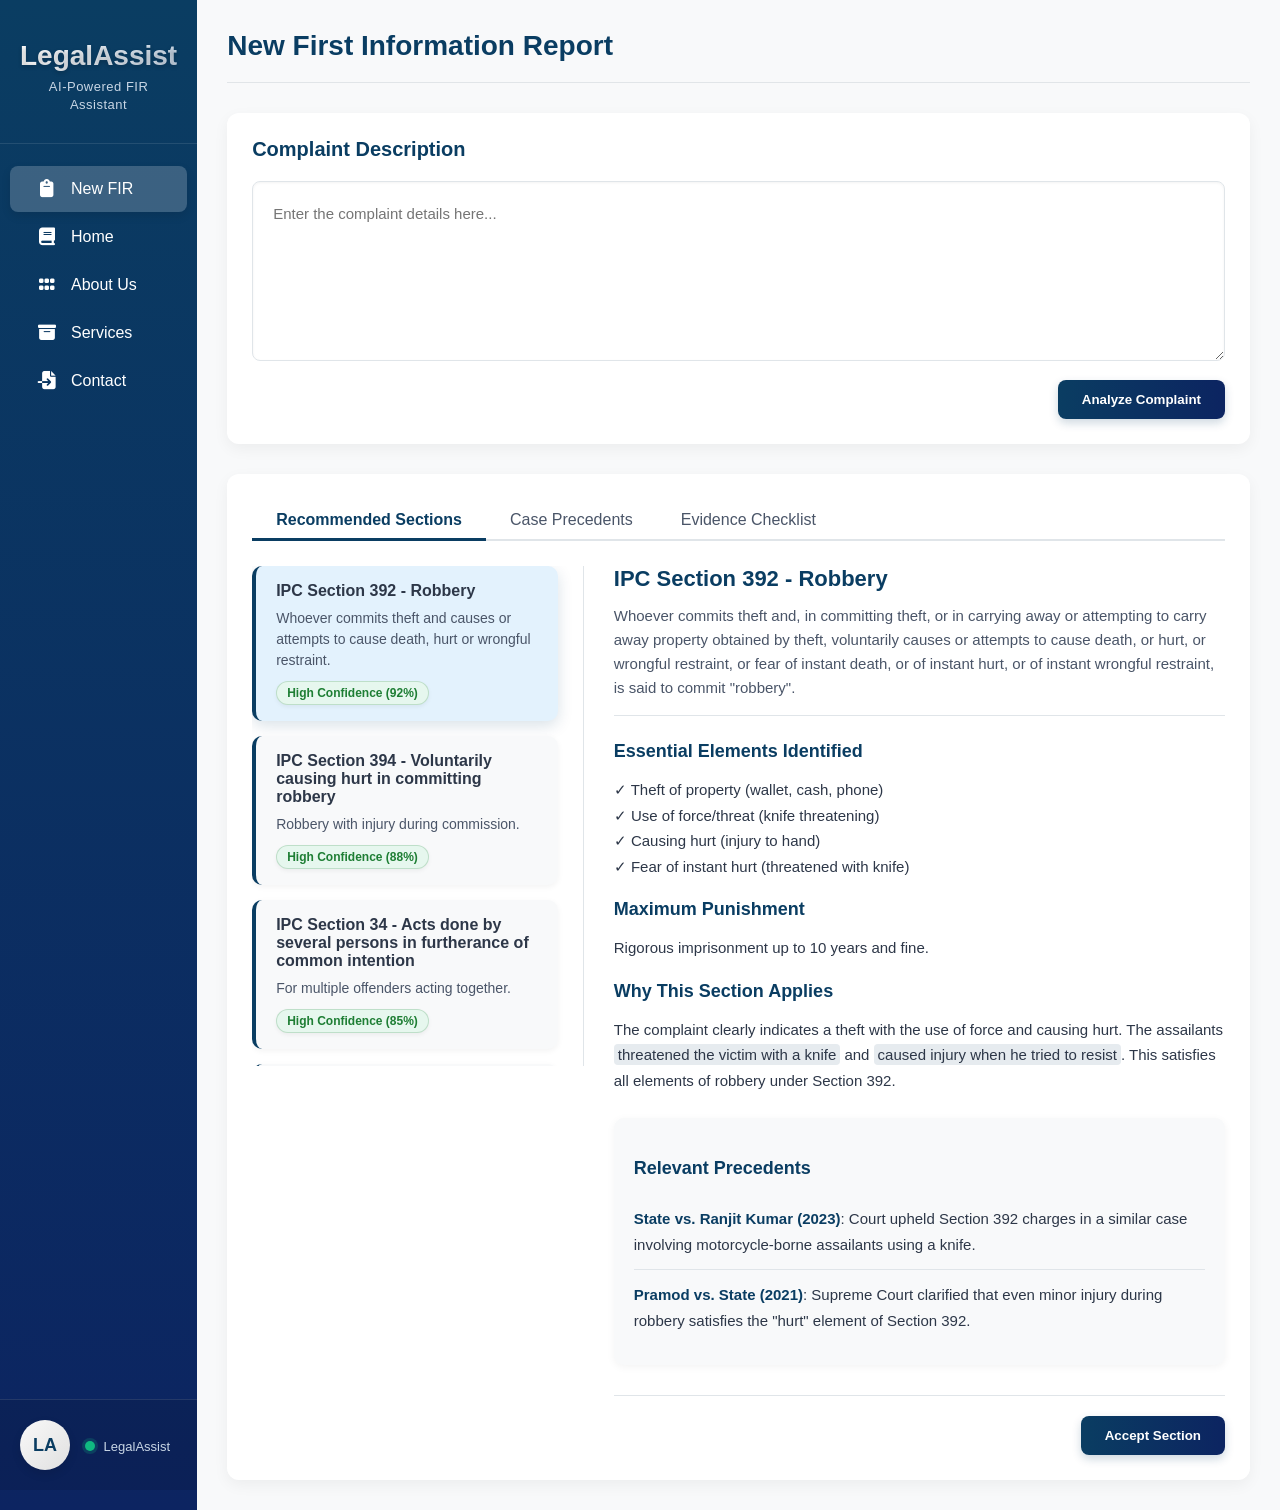
<file: templates/LegalAssist.html>
<!DOCTYPE html>
<html lang="en">
<head>
    <meta charset="UTF-8">
    <meta name="viewport" content="width=device-width, initial-scale=1.0">
    <title>LegalAssist - AI-Powered FIR Assistant</title>
    <link rel="stylesheet" href="https://cdnjs.cloudflare.com/ajax/libs/font-awesome/6.7.2/css/all.min.css" integrity="sha512-Evv84Mr4kqVGRNSgIGL/F/aIDqQb7xQ2vcrdIwxfjThSH8CSR7PBEakCr51Ck+w+/U6swU2Im1vVX0SVk9ABhg==" crossorigin="anonymous" referrerpolicy="no-referrer" />
    <link rel="stylesheet" href="../static/css/LegalAssist.css">
</head>
<body>
    <div class="app-container">
        <!-- Sidebar -->
        <div class="sidebar">
            <div class="logo">
                <h1>LegalAssist</h1>
                <span>AI-Powered FIR Assistant</span>
            </div>
            
            <div class="nav-menu">
                <div class="nav-item active">
                    <i class="fa-solid fa-clipboard"></i><a href="/complaint" style="color: white; text-decoration: none;"> New FIR</a>
                </div>
                <div class="nav-item">
                    <i class="fa-solid fa-book"></i><a href="/" style="color: white; text-decoration: none;"> Home</a>
                </div>
                <div class="nav-item">
                    <i class="fa-solid fa-grip"></i> <a href="/about" style="color: white; text-decoration: none;">About Us</a>
                </div>
                <div class="nav-item">
                    <i class="fa-solid fa-box-archive"></i><a href="/services" style="color: white; text-decoration: none;"> Services</a>
                </div>
                <div class="nav-item">
                    <i class="fa-solid fa-file-import"></i><a href="/contact" style="color: white; text-decoration: none;"> Contact</a>
                </div>
            </div>
                    
            <div class="user-info">
                <div class="user-avatar">LA</div>
                <div class="user-details">
                    <div class="user-name"></div>
                    <div class="user-role">
                        <span class="status-indicator online"></span>
                        LegalAssist
                    </div>
                </div>
            </div>
        </div>
        
        <!-- Main Content -->
        <div class="main-content">
            <div class="header">
                <h2 class="page-title">New First Information Report</h2>
            </div>
            
            <!-- Complaint Input Section -->
            <div class="input-section">
                <h3 class="section-title">Complaint Description</h3>
                <textarea id="complaintInput" class="complaint-textarea" placeholder="Enter the complaint details here..."></textarea>
                <div id="complaintOutput" class="complaint-output"></div>
                <button class="analyze-btn" onclick="submitComplaint()">Analyze Complaint</button>

                <div style="clear: both;"></div>
            </div>
            
            <!-- Results Section -->
            <div class="results-section">
                <div class="tabs">
                    <div class="tab active">Recommended Sections</div>
                    <div class="tab">Case Precedents</div>
                    <div class="tab">Evidence Checklist</div>
                </div>
                
                <div class="result-content">
                    <div class="sections-list">
                        <div class="section-item active">
                            <h4>IPC Section 392 - Robbery</h4>
                            <p>Whoever commits theft and causes or attempts to cause death, hurt or wrongful restraint.</p>
                            <span class="confidence high">High Confidence (92%)</span>
                        </div>
                        
                        <div class="section-item">
                            <h4>IPC Section 394 - Voluntarily causing hurt in committing robbery</h4>
                            <p>Robbery with injury during commission.</p>
                            <span class="confidence high">High Confidence (88%)</span>
                        </div>
                        
                        <div class="section-item">
                            <h4>IPC Section 34 - Acts done by several persons in furtherance of common intention</h4>
                            <p>For multiple offenders acting together.</p>
                            <span class="confidence high">High Confidence (85%)</span>
                        </div>
                        
                        <div class="section-item">
                            <h4>IPC Section 379 - Punishment for theft</h4>
                            <p>Alternative charge if robbery elements are challenged.</p>
                            <span class="confidence medium">Medium Confidence (68%)</span>
                        </div>
                    </div>
                    
                    <div class="section-details">
                        <div class="detail-header">
                            <h3>IPC Section 392 - Robbery</h3>
                            <p>Whoever commits theft and, in committing theft, or in carrying away or attempting to carry away property obtained by theft, voluntarily causes or attempts to cause death, or hurt, or wrongful restraint, or fear of instant death, or of instant hurt, or of instant wrongful restraint, is said to commit "robbery".</p>
                        </div>
                        
                        <div class="detail-content">
                            <h4>Essential Elements Identified</h4>
                            <p>✓ Theft of property (wallet, cash, phone) <br>
                            ✓ Use of force/threat (knife threatening) <br>
                            ✓ Causing hurt (injury to hand) <br>
                            ✓ Fear of instant hurt (threatened with knife)</p>
                            
                            <h4>Maximum Punishment</h4>
                            <p>Rigorous imprisonment up to 10 years and fine.</p>
                            
                            <h4>Why This Section Applies</h4>
                            <p>The complaint clearly indicates a theft with the use of force and causing hurt. The assailants <span class="highlight-text">threatened the victim with a knife</span> and <span class="highlight-text">caused injury when he tried to resist</span>. This satisfies all elements of robbery under Section 392.</p>
                            
                            <div class="precedents">
                                <h4>Relevant Precedents</h4>
                                <div class="precedent-item">
                                    <p><strong>State vs. Ranjit Kumar (2023)</strong>: Court upheld Section 392 charges in a similar case involving motorcycle-borne assailants using a knife.</p>
                                </div>
                                <div class="precedent-item">
                                    <p><strong>Pramod vs. State (2021)</strong>: Supreme Court clarified that even minor injury during robbery satisfies the "hurt" element of Section 392.</p>
                                </div>
                            </div>
                            
                            <div class="action-row">
                                <a href="/fir"><button class="accept-btn">Accept Section</button></a>
                            </div>
                        </div>
                    </div>
                </div>
            </div>
        </div>
    </div>
    <script>
        function submitComplaint() {
            let userInput = document.getElementById("complaintInput").value;
            let sectionDetailsDiv = document.querySelector(".section-details");
            let sectionsListDiv = document.querySelector(".sections-list");
    
            if (!userInput.trim()) {
                sectionDetailsDiv.innerHTML = "<p style='color: red;'>Please enter a complaint.</p>";
                sectionsListDiv.innerHTML = "";
                return;
            }
    
            fetch("/predict", {
                method: "POST",
                headers: {
                    "Content-Type": "application/json"
                },
                body: JSON.stringify({ complaint: userInput })
            })
            .then(response => response.json())
            .then(data => {
                if (data.length === 0) {
                    sectionDetailsDiv.innerHTML = "<p>No relevant sections found.</p>";
                    sectionsListDiv.innerHTML = "";
                    return;
                }
    
                // Top 1 Prediction
                let topPrediction = data[0];
                sectionDetailsDiv.innerHTML = `
                    <div class="detail-header">
                        <h3>${topPrediction.Section}</h3>
                        <p>${topPrediction.Description}</p>
                        <button class="accept-btn" onclick="acceptSummary()">Accept Section</button>

                    </div>
                `;
    
                // Remaining Predictions
                sectionsListDiv.innerHTML = data.slice(1).map(section => `
                    <div class="section-item">
                        <h4>${section.Section}</h4>
                        <p>${section.Description}</p>
                    </div>
                `).join('');
            })
            .catch(error => {
                sectionDetailsDiv.innerHTML = "<p style='color: red;'>Error fetching results.</p>";
                sectionsListDiv.innerHTML = "";
                console.error("Error:", error);
            });
        }
        function acceptSummary() {
        fetch("/accept", {
            method: "POST",
            headers: {
                "Content-Type": "application/json"
            }
        })
        .then(response => {
            if (!response.ok) {
                throw new Error('Network response was not ok');
            }
            return response.json();
        })
        .then(data => {
            if (data.redirect) {
                window.location.href = data.redirect;
            }
        })
        .catch(error => {
            console.error("Error summarizing:", error);
            alert("Error summarizing: " + error.message);
        });
    }
    </script>
    
    
    
</body>
</html>
</file>
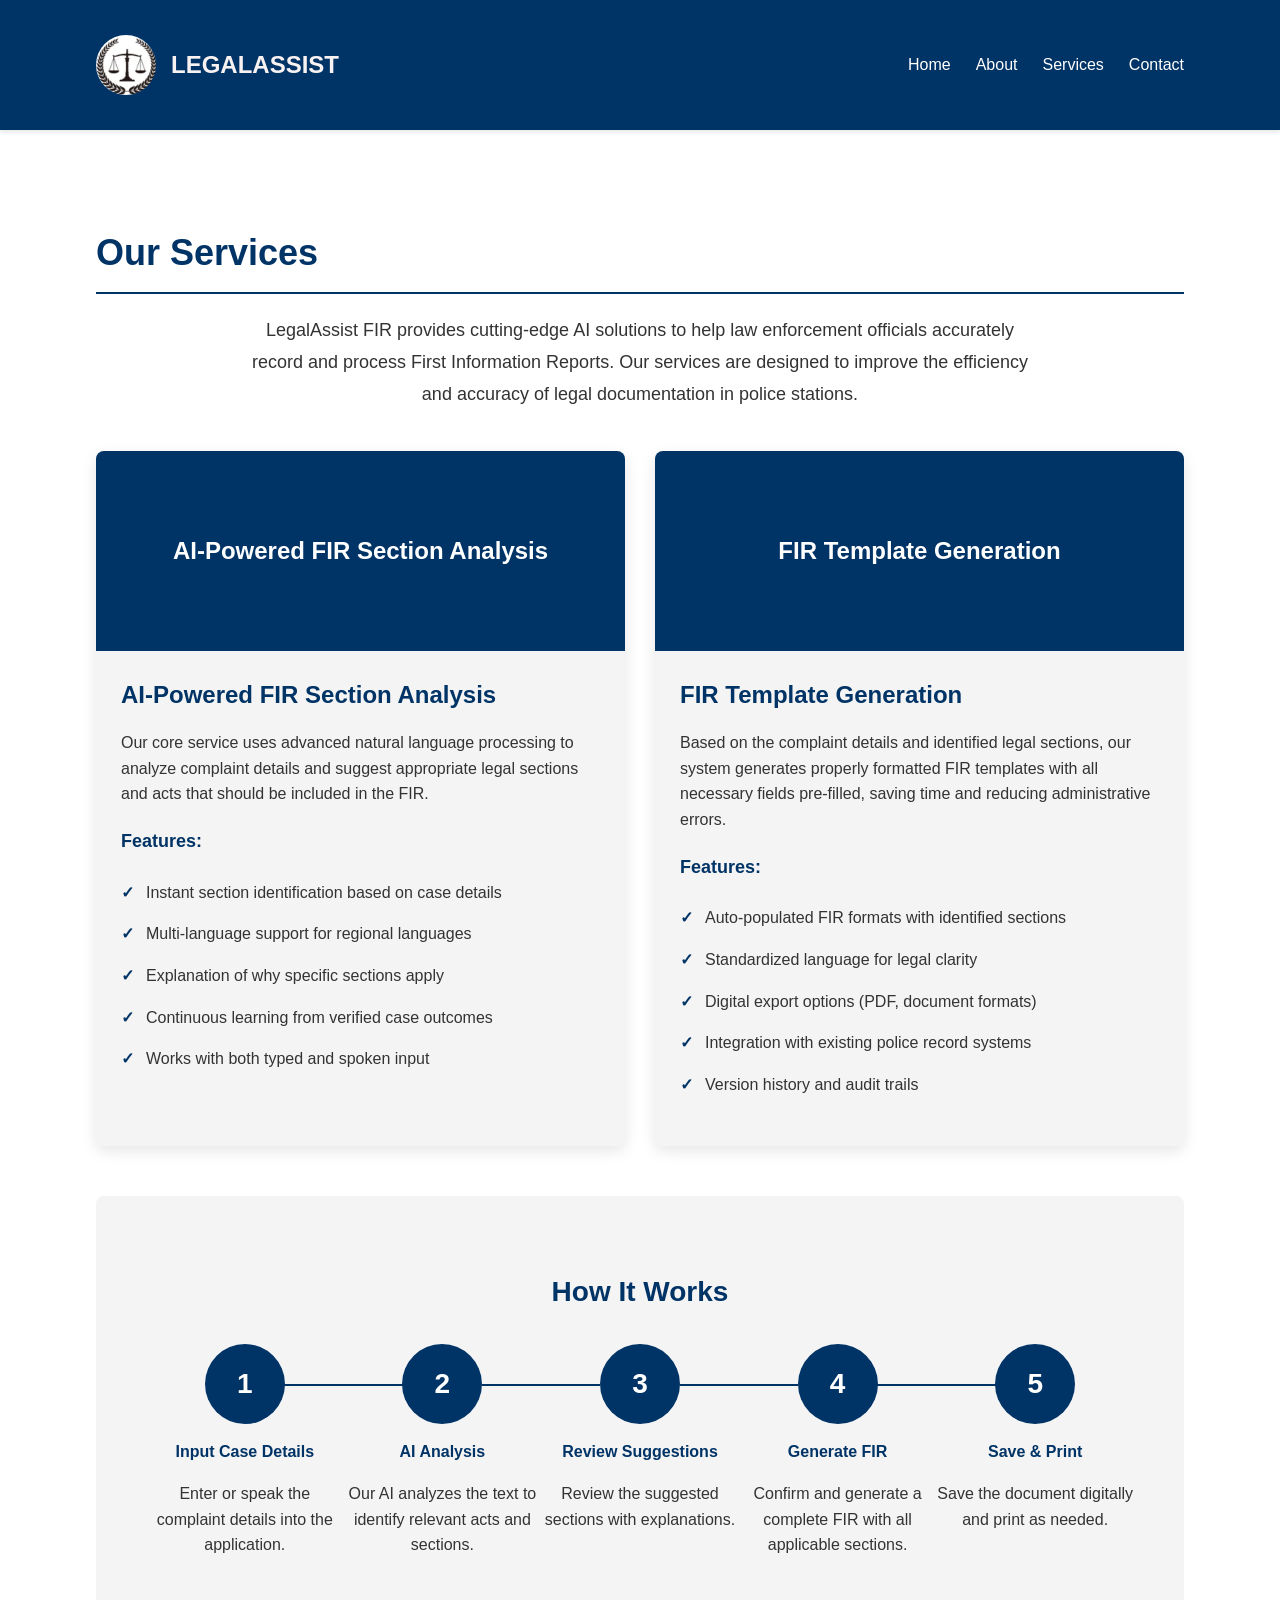
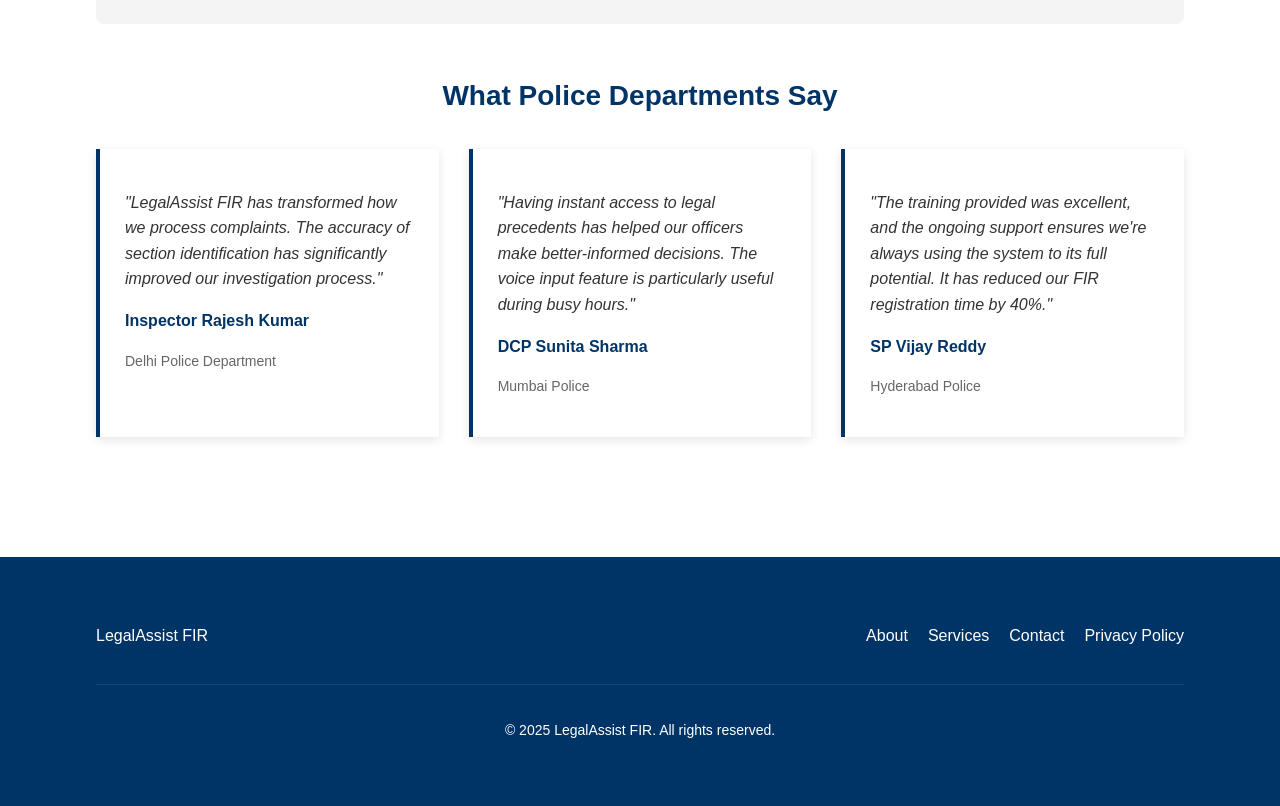
<file: templates/services.html>
<!DOCTYPE html>
<html lang="en">
<head>
    <meta charset="UTF-8">
    <meta name="viewport" content="width=device-width, initial-scale=1.0">
    <title>Services - LegalAssist FIR</title>
    <link rel="stylesheet" href="../static/css/services.css">
</head>
<body>
    <header>
        <div class="container header-container">
            <div class="logo-title">
                <img src="../static/images/logo_legalAssint.png" alt="Telangana Police Logo" class="logo" style="width: 60px; height: 60px;">
                <div class="department-title">LegalAssist</div>
              </div>            
              <nav>
                <ul>
                    <li><a href="/">Home</a></li>
                    <li><a href="/about">About</a></li>
                    <li><a href="/services">Services</a></li>
                    <li><a href="/contact">Contact</a></li>
                </ul>
            </nav>
        </div>
    </header>
    
    <main class="main-content">
        <div class="container services-section">
            <h1>Our Services</h1>
            
            <div class="services-intro">
                <p>LegalAssist FIR provides cutting-edge AI solutions to help law enforcement officials accurately record and process First Information Reports. Our services are designed to improve the efficiency and accuracy of legal documentation in police stations.</p>
            </div>
            
            <div class="service-cards">
                <div class="service-card">
                    <div class="service-img">AI-Powered FIR Section Analysis</div>
                    <div class="service-content">
                        <h2>AI-Powered FIR Section Analysis</h2>
                        <p>Our core service uses advanced natural language processing to analyze complaint details and suggest appropriate legal sections and acts that should be included in the FIR.</p>
                        <div class="service-features">
                            <h3>Features:</h3>
                            <ul class="feature-list">
                                <li>Instant section identification based on case details</li>
                                <li>Multi-language support for regional languages</li>
                                <li>Explanation of why specific sections apply</li>
                                <li>Continuous learning from verified case outcomes</li>
                                <li>Works with both typed and spoken input</li>
                            </ul>
                        </div>
                    </div>
                </div>    
                <div class="service-card">
                    <div class="service-img">FIR Template Generation</div>
                    <div class="service-content">
                        <h2>FIR Template Generation</h2>
                        <p>Based on the complaint details and identified legal sections, our system generates properly formatted FIR templates with all necessary fields pre-filled, saving time and reducing administrative errors.</p>
                        <div class="service-features">
                            <h3>Features:</h3>
                            <ul class="feature-list">
                                <li>Auto-populated FIR formats with identified sections</li>
                                <li>Standardized language for legal clarity</li>
                                <li>Digital export options (PDF, document formats)</li>
                                <li>Integration with existing police record systems</li>
                                <li>Version history and audit trails</li>
                            </ul>
                        </div>
                    </div>
                </div>
            </div>
            
            <div class="how-it-works">
                <h2>How It Works</h2>
                <div class="steps">
                    <div class="step">
                        <div class="step-number">1</div>
                        <div class="step-title">Input Case Details</div>
                        <p>Enter or speak the complaint details into the application.</p>
                    </div>
                    <div class="step">
                        <div class="step-number">2</div>
                        <div class="step-title">AI Analysis</div>
                        <p>Our AI analyzes the text to identify relevant acts and sections.</p>
                    </div>
                    <div class="step">
                        <div class="step-number">3</div>
                        <div class="step-title">Review Suggestions</div>
                        <p>Review the suggested sections with explanations.</p>
                    </div>
                    <div class="step">
                        <div class="step-number">4</div>
                        <div class="step-title">Generate FIR</div>
                        <p>Confirm and generate a complete FIR with all applicable sections.</p>
                    </div>
                    <div class="step">
                        <div class="step-number">5</div>
                        <div class="step-title">Save & Print</div>
                        <p>Save the document digitally and print as needed.</p>
                    </div>
                </div>
            </div>
            
            <div class="testimonials">
                <h2>What Police Departments Say</h2>
                <div class="testimonial-grid">
                    <div class="testimonial">
                        <p class="testimonial-text">"LegalAssist FIR has transformed how we process complaints. The accuracy of section identification has significantly improved our investigation process."</p>
                        <p class="testimonial-author">Inspector Rajesh Kumar</p>
                        <p class="testimonial-role">Delhi Police Department</p>
                    </div>
                    <div class="testimonial">
                        <p class="testimonial-text">"Having instant access to legal precedents has helped our officers make better-informed decisions. The voice input feature is particularly useful during busy hours."</p>
                        <p class="testimonial-author">DCP Sunita Sharma</p>
                        <p class="testimonial-role">Mumbai Police</p>
                    </div>
                    <div class="testimonial">
                        <p class="testimonial-text">"The training provided was excellent, and the ongoing support ensures we're always using the system to its full potential. It has reduced our FIR registration time by 40%."</p>
                        <p class="testimonial-author">SP Vijay Reddy</p>
                        <p class="testimonial-role">Hyderabad Police</p>
                    </div>
                </div>
            </div>
        </div>
    </main>
    
    <footer>
        <div class="container">
            <div class="footer-content">
                <div class="footer-logo">
                    <p>Legal<span>Assist</span> FIR</p>
                </div>
                <div class="footer-links">
                    <ul>
                        <li><a href="about.html">About</a></li>
                        <li><a href="services.html">Services</a></li>
                        <li><a href="contact.html">Contact</a></li>
                        <li><a href="#">Privacy Policy</a></li>
                    </ul>
                </div>
            </div>
            <div class="copyright">
                <p>&copy; 2025 LegalAssist FIR. All rights reserved.</p>
            </div>
        </div>
    </footer>
</body>
</html>
</file>
<file: static/css/contact.css>
/* Global Styles */
:root {
    --navy-blue: #003366;
    --light-navy: #004080;
    --navy-accent: #002147;
    --white: #ffffff;
    --light-gray: #f4f4f4;
}

body {
    font-family: 'Arial', sans-serif;
    margin: 0;
    padding: 0;
    background-color: var(--white);
    color: #333;
    line-height: 1.6;
}

.container {
    width: 85%;
    max-width: 1200px;
    margin: 0 auto;
    padding: 20px;
}

/* Header */
header {
    background-color: var(--navy-blue);
    padding: 15px 0;
    box-shadow: 0 2px 5px rgba(0, 0, 0, 0.1);
}

.header-container {
    display: flex;
    justify-content: space-between;
    align-items: center;
}

.logo-title {
display: flex;
align-items: center;
}

.logo {
width: 48px;
height: 48px;
border-radius: 50%;
object-fit: cover;
}
.department-title {
color: #f9f5f5;
font-size: 24px;
font-weight: bold;
margin-left: 15px;
text-transform: uppercase;
}

/* Navigation */
nav ul {
    display: flex;
    list-style: none;
    padding: 0;
    margin: 0;
}

nav ul li {
    margin-left: 25px;
}

nav ul li a {
    color: var(--white);
    text-decoration: none;
    font-weight: 500;
    transition: color 0.3s;
    font-size: 16px;
}

nav ul li a:hover {
    color: #a3c6ff;
}

/* Main Content */
.main-content {
    padding: 50px 0;
}

.contact-section h1 {
    color: var(--navy-blue);
    font-size: 36px;
    margin-bottom: 20px;
    border-bottom: 2px solid var(--navy-blue);
    padding-bottom: 10px;
}

.contact-intro {
    text-align: center;
    max-width: 800px;
    margin: 0 auto 40px;
}

.contact-intro p {
    font-size: 18px;
    line-height: 1.8;
}

/* Contact Layout */
.contact-layout {
    display: grid;
    grid-template-columns: 1fr 1fr;
    gap: 40px;
    margin-bottom: 50px;
}

/* Contact Form */
.contact-form {
    background-color: var(--light-gray);
    padding: 30px;
    border-radius: 8px;
    box-shadow: 0 5px 15px rgba(0, 0, 0, 0.1);
}

.contact-form h2 {
    color: var(--navy-blue);
    margin-top: 0;
    margin-bottom: 20px;
    font-size: 24px;
}

.form-group {
    margin-bottom: 20px;
}

.form-group label {
    display: block;
    margin-bottom: 8px;
    font-weight: 500;
    color: var(--navy-blue);
}

.form-control {
    width: 100%;
    padding: 12px;
    border: 1px solid #ddd;
    border-radius: 4px;
    font-size: 16px;
    font-family: inherit;
}

textarea.form-control {
    min-height: 150px;
    resize: vertical;
}

.submit-btn {
    background-color: var(--navy-blue);
    color: var(--white);
    border: none;
    padding: 12px 25px;
    border-radius: 4px;
    font-size: 16px;
    cursor: pointer;
    transition: background-color 0.3s;
    font-weight: 500;
}

.submit-btn:hover {
    background-color: var(--light-navy);
}

/* Contact Info */
.contact-info {
    padding: 30px;
}

.contact-info h2 {
    color: var(--navy-blue);
    margin-top: 0;
    margin-bottom: 25px;
    font-size: 24px;
}

.info-item {
    margin-bottom: 25px;
    display: flex;
    align-items: flex-start;
}

.info-icon {
    width: 40px;
    height: 40px;
    background-color: var(--navy-blue);
    border-radius: 50%;
    display: flex;
    align-items: center;
    justify-content: center;
    margin-right: 15px;
    flex-shrink: 0;
    color: var(--white);
    font-weight: bold;
}

.info-content h3 {
    color: var(--navy-blue);
    margin-top: 0;
    margin-bottom: 5px;
    font-size: 18px;
}

.info-content p {
    margin: 0;
}

/* Office Locations */
.office-locations {
    margin-top: 40px;
}

.office-locations h2 {
    color: var(--navy-blue);
    margin-bottom: 20px;
    font-size: 24px;
    text-align: center;
}

.offices {
    display: grid;
    grid-template-columns: repeat(3, 1fr);
    gap: 30px;
}

.office {
    background-color: var(--light-gray);
    padding: 25px;
    border-radius: 8px;
    box-shadow: 0 3px 10px rgba(0, 0, 0, 0.1);
}

.office h3 {
    color: var(--navy-blue);
    margin-top: 0;
    margin-bottom: 15px;
    font-size: 20px;
}

.office-details {
    margin-bottom: 15px;
}

.office-details p {
    margin: 5px 0;
}

.office-details strong {
    color: var(--navy-blue);
}

/* FAQ Section */
.faq-section {
    margin-top: 50px;
    background-color: var(--light-gray);
    padding: 40px;
    border-radius: 8px;
}

.faq-section h2 {
    color: var(--navy-blue);
    text-align: center;
    margin-bottom: 30px;
    font-size: 28px;
}

.faq-item {
    margin-bottom: 20px;
    border-bottom: 1px solid #ddd;
    padding-bottom: 20px;
}

.faq-question {
    color: var(--navy-blue);
    font-weight: bold;
    font-size: 18px;
    margin-bottom: 10px;
}

.faq-answer {
    padding-left: 20px;
}

/* Footer */
footer {
    background-color: var(--navy-blue);
    color: var(--white);
    padding: 30px 0;
    text-align: center;
}

.footer-content {
    display: flex;
    justify-content: space-between;
    align-items: center;
    margin-bottom: 20px;
}

.footer-links ul {
    list-style: none;
    padding: 0;
    display: flex;
    gap: 20px;
}

.footer-links ul li a {
    color: var(--white);
    text-decoration: none;
    transition: color 0.3s;
}

.footer-links ul li a:hover {
    color: #a3c6ff;
}

.copyright {
    border-top: 1px solid rgba(255, 255, 255, 0.1);
    padding-top: 20px;
    font-size: 14px;
}

/* Social Media Links */
.social-links {
    margin-top: 20px;
}

.social-links a {
    display: inline-block;
    width: 40px;
    height: 40px;
    background-color: rgba(255, 255, 255, 0.1);
    border-radius: 50%;
    margin: 0 10px;
    display: inline-flex;
    align-items: center;
    justify-content: center;
    color: var(--white);
    text-decoration: none;
    transition: background-color 0.3s;
    font-weight: bold;
}

.social-links a:hover {
    background-color: rgba(255, 255, 255, 0.2);
}

/* Map */
.map-container {
    height: 300px;
    background-color: #ddd;
    margin-top: 20px;
    border-radius: 8px;
    overflow: hidden;
    position: relative;
}

.map-placeholder {
    position: absolute;
    top: 0;
    left: 0;
    width: 100%;
    height: 100%;
    display: flex;
    justify-content: center;
    align-items: center;
    background-color: #ccc;
    color: #666;
    font-weight: bold;
}

/* Responsive */
@media (max-width: 992px) {
    .contact-layout {
        grid-template-columns: 1fr;
    }
    
    .offices {
        grid-template-columns: 1fr;
    }
}

@media (max-width: 768px) {
    .footer-content {
        flex-direction: column;
        gap: 20px;
    }
    
    .footer-links ul {
        flex-direction: column;
        gap: 10px;
    }
}
</file>
<file: static/css/home.css>
/* Reset and base styles */
* {
    margin: 0;
    padding: 0;
    box-sizing: border-box;
    font-family: Arial, Helvetica, sans-serif;
}

body {
    background-color: #f0f0f0;
    color: #333;
    line-height: 1.6;
}

/* Header Styles */
.header {
display: flex;
justify-content: space-between;
align-items: center;
background-color: white;
padding: 15px 30px;
box-shadow: 0 2px 5px rgba(0,0,0,0.1);
position: relative;
}

.logo-title {
display: flex;
align-items: center;
}

.logo {
width: 48px;
height: 48px;
border-radius: 50%;
object-fit: cover;
}
.emblem {
    width: 100px;
    margin: 0 20px;
}

.department-title {
color: #b30000;
font-size: 24px;
font-weight: bold;
margin-left: 15px;
text-transform: uppercase;
}

.nav-links {
display: flex;
align-items: center;
}

.nav-links a {
color: #333;
text-decoration: none;
margin-left: 20px;
font-weight: 500;
transition: color 0.3s ease;
}

.nav-links a:hover {
color: #23376d;
}

.login-btn {
background-color: white;
color: #23376d;
border: 2px solid #23376d;
padding: 8px 20px;
border-radius: 4px;
cursor: pointer;
font-weight: bold;
margin-left: 20px;
transition: background-color 0.3s ease;
}

.login-btn:hover {
background-color: #23376d;
color: white;
}

/* Hero Banner */
.hero-banner {
    margin: 10px 0px;
    position: relative;
    height: 400px;
    overflow: hidden;
}

.banner-slide {
    width: 100%;
    height: 400px;
    display: flex;
    align-items: center;
    justify-content: center;
    color: white;
    font-size: 24px;
    position: absolute;
    transition: transform 0.5s ease;
}
.slide-1 {
    background-image: url('../images/barslide1.jpeg');
    background-size: cover;
    z-index: 3;
}   
.slide-1::before {
    content: "";
    position: absolute;
    top: 0;
    left: 0;
    width: 100%;
    height: 100%;
    background: url('../images/barslide1.jpeg') center/cover no-repeat;
    filter: blur(5px); /* Blurs the background */
    z-index: -1;
}

.slide-2 {
    background-image: url('../images/barslide2.jpeg');
    background-size: cover;
    transform: translateX(100%);
    z-index: 2;
}
.slide-2::before {
    content: "";
    position: absolute;
    top: 0;
    left: 0;
    width: 100%;
    height: 100%;
    background: url('../images/barslide2.jpeg') center/cover no-repeat;
    filter: blur(10px); /* Blurs the background */
    z-index: -1;
}
.slide-3 {
    background-image: url('../images/barslide3.jpeg');
    background-size: cover;
    transform: translateX(200%);
    z-index: 1;
}
.slide-3::before {
    content: "";
    position: absolute;
    top: 0;
    left: 0;
    width: 100%;
    height: 100%;
    background: url('../images/barslide3.jpeg') center/cover no-repeat;
    filter: blur(10px); /* Blurs the background */
    z-index: -1;
}
.banner-controls {
    position: absolute;
    bottom: 20px;
    left: 50%;
    transform: translateX(-50%);
    display: flex;
    z-index: 10;
}

.banner-dot {
    width: 12px;
    height: 12px;
    background-color: rgba(255,255,255,0.5);
    border-radius: 50%;
    margin: 0 5px;
    cursor: pointer;
}

.banner-dot.active {
    background-color: white;
}
.container {
max-width: 1200px;
margin: 20px;
padding: 20px;
background-color: white;
}

.motto-section {
display: flex;
justify-content: space-between;
align-items: center;
margin: 80px 0;
}

.motto {
position: relative;
}

.motto::before {
content: "";
position: absolute;
left: 0;
top: -20px;
width: 60px;
height: 2px;
background-color: #23376d;
}

.motto span {
color: #23376d;
font-size: 14px;
letter-spacing: 1px;
}

.motto h1 {
font-size: 3.5rem;
font-weight: bold;
margin-top: 15px;
color: #23376d;
line-height: 1.2;
}

.mission {
max-width: 45%;
position: relative;
}

.mission::before {
content: "";
position: absolute;
left: -20px;
top: 0;
width: 2px;
height: 60px;
background-color: #23376d;
}

.mission span {
color: #23376d;
font-size: 14px;
letter-spacing: 1px;
}

.mission p {
margin-top: 15px;
line-height: 1.6;
}

.director-section {
display: flex;
justify-content: space-between;
align-items: center;
margin: 100px 0;
position: relative;
}

.director-section::before {
content: "";
position: absolute;
left: 0;
top: -30px;
width: 60px;
height: 2px;
background-color: #23376d;
}

.director-message {
max-width: 55%;
}

.director-message h2 {
font-size: 2.5rem;
color: #23376d;
margin-bottom: 20px;
}

.director-message p {
line-height: 1.6;
margin-bottom: 20px;
}

.read-more {
color: #23376d;
text-decoration: none;
text-transform: uppercase;
font-size: 14px;
font-weight: bold;
letter-spacing: 1px;
display: flex;
align-items: center;
}

.read-more svg {
margin-left: 10px;
}

.flag-img {
max-width: 320px;
border-radius: 4px;
}

.press-section {
margin: 100px 0;
}

.press-header {
display: flex;
justify-content: space-between;
align-items: flex-end;
margin-bottom: 40px;
}

.press-title {
font-size: 3.5rem;
line-height: 1.1;
color: #23376d;
}

.more-releases {
color: #ffffff;
text-decoration: none;
text-transform: uppercase;
font-size: 14px;
font-weight: bold;
letter-spacing: 1px;
display: flex;
align-items: center;
}

.more-releases svg {
margin-left: 10px;
}

.press-content {
display: flex;
justify-content: space-between;
}

.date {
font-size: 14px;
margin-bottom: 20px;
}

.news-item {
max-width: 75%;
border-left: 2px solid #23376d;
padding-left: 20px;
}

.news-item p {
line-height: 1.6;
}

/* Main Content */
.main-content {
    max-width: 1200px;
    margin: 30px auto;
    padding: 0 15px;
    display: grid;
    grid-template-columns: 1fr 1fr 1fr;
    gap: 30px;
}

.content-card {
    background-color: white;
    border-radius: 5px;
    overflow: hidden;
    box-shadow: 0 2px 5px rgba(0,0,0,0.1);
}

.card-header {
    background-color: #23376d;
    color: white;
    padding: 15px;
    font-weight: bold;
}

.card-content {
    padding: 15px;
}

.news-item {
    margin-bottom: 15px;
    padding-bottom: 15px;
    border-bottom: 1px solid #eee;
}

.news-item:last-child {
    margin-bottom: 0;
    padding-bottom: 0;
    border-bottom: none;
}

.news-item h3 {
    font-size: 16px;
    margin-bottom: 5px;
    color: #23376d;
}

.news-item p {
    font-size: 14px;
    color: #666;
}

.news-date {
    font-size: 12px;
    color: #999;
    margin-top: 5px;
}

.card-content ul {
    list-style: none;
}

.card-content li {
    margin-bottom: 10px;
    padding-bottom: 10px;
    border-bottom: 1px solid #eee;
}

.card-content li:last-child {
    margin-bottom: 0;
    padding-bottom: 0;
    border-bottom: none;
}

.card-content a {
    color: #23376d;
    text-decoration: none;
}

.card-content a:hover {
    text-decoration: underline;
}
.container {
max-width: 1200px;
margin: 15px;
padding: 20px;
}

/* Header Section */
.header-section {
position: relative;
margin-bottom: 40px;
}

.header-section::before {
content: "";
position: absolute;
left: 0;
top: 12px;
width: 60px;
height: 2px;
background-color: #23376d;
}

.header-title {
color: #23376d;
font-size: 14px;
padding-left: 70px;
letter-spacing: 1px;
text-transform: uppercase;
font-weight: bold;
}

/* Carousel Section */
.carousel {
padding: 15px;
position: relative;
overflow: hidden;   
}

.carousel-item {
display: flex;
background-color: #ffffff;
margin-bottom: 30px;
}

.carousel-img {
width: 50%;
height: 238px;
overflow: hidden;
position: relative;
}

.carousel-img img {
width: 100%;
height: 153%;
object-fit: cover;
}

.carousel-content {
padding: 20px;
width: 50%;
background-color: #23376d;
color: #ffffff;
}

.carousel-date {
font-size: 13px;
color: #ffffff;
margin-bottom: 15px;
}

.carousel-title {
font-size: 25px;
font-weight: bold;
margin-bottom: 10px;
line-height: 1.3;
}



.carousel-button:hover {
background-color: #23376d;
color: #000000;
}

/* Feature Section */
.feature-grid {
display: grid;
grid-template-columns: 1fr 1fr 1fr;
gap: 20px;
margin-top: 40px;
}

.feature-item {
position: relative;
}

.feature-img {
height: 180px;
overflow: hidden;
}

.feature-img img {
width: 100%;
height: 100%;
object-fit: cover;
}

.feature-date {
font-size: 12px;
color: #8c8989;
margin: 10px 0 5px;
}

.feature-title {
font-size: 14px;
line-height: 1.4;
font-weight: normal;
}

.feature-title a {
color: #8c8989;
text-decoration: none;
}

.feature-title a:hover {
color: #23376d;
}
/* Footer */
.footer {
    background-color: #23376d;
    color: white;
    padding: 30px 0;
}

.footer-container {
    max-width: 1200px;
    margin: 0 auto;
    padding: 0 15px;
    display: grid;
    grid-template-columns: 1fr 1fr 1fr 1fr;
    gap: 30px;
}

.footer-section h3 {
    font-size: 18px;
    margin-bottom: 15px;
    padding-bottom: 10px;
    border-bottom: 1px solid rgba(255,255,255,0.2);
}

.footer-section ul {
    list-style: none;
}

.footer-section li {
    margin-bottom: 8px;
}

.footer-section a {
    color: rgba(255,255,255,0.7);
    text-decoration: none;
    font-size: 14px;
}

.footer-section a:hover {
    color: white;
}

.copyright {
    background-color: #1a2952;
    color: rgba(255,255,255,0.7);
    padding: 15px 0;
    text-align: center;
    font-size: 14px;
}

/* Media queries */
@media screen and (max-width: 992px) {
    .main-content {
        grid-template-columns: 1fr 1fr;
    }
    
    .footer-container {
        grid-template-columns: 1fr 1fr;
    }
}

@media screen and (max-width: 768px) {
    .main-content {
        grid-template-columns: 1fr;
    }
    
    .header-container {
        flex-direction: column;
        text-align: center;
    }
    
    .search-box {
        margin-top: 15px;
    }
    
    .nav-menu {
        flex-direction: column;
    }
}
</file>
<file: static/css/LegalAssist.css>
* {
    margin: 0;
    padding: 0;
    box-sizing: border-box;
    font-family: 'Segoe UI', Tahoma, Geneva, Verdana, sans-serif;
}

body {
    background-color: #f0f2f5;
    color: #2d3748;
}

.app-container {
    display: flex;
    min-height: 100vh;
    box-shadow: 0 10px 30px rgba(0,0,0,0.1);
    max-width: 1800px;
    margin: 0 auto;
}

/* Sidebar Styles */
.sidebar {
    width: 280px;
    background: linear-gradient(to bottom, #0a3d62, #0c2461);
    color: white;
    padding: 20px 0;
    display: flex;
    flex-direction: column;
}

.logo {
    text-align: center;
    padding: 20px 20px 30px 20px;
    border-bottom: 1px solid rgba(255,255,255,0.1);
}

.logo h1 {
    font-size: 28px;
    margin-bottom: 5px;
    font-weight: 700;
    background: linear-gradient(to right, #ffffff, #c8d6e5);
    -webkit-background-clip: text;
    background-clip: text; 
    -webkit-text-fill-color: transparent;
    text-shadow: 0 2px 4px rgba(0,0,0,0.2);
}

.logo span {
    font-size: 13px;
    color: #c8d6e5;
    letter-spacing: 0.5px;
}

.nav-menu {
    padding: 20px 0;
    flex-grow: 1;
}

.nav-item {
    padding: 14px 25px;
    display: flex;
    align-items: center;
    cursor: pointer;
    transition: all 0.3s ease;
    margin: 2px 10px;
    border-radius: 8px;
}

.nav-item:hover {
    background-color: rgba(255,255,255,0.1);
    transform: translateX(5px);
}

.nav-item.active {
    background-color: rgba(255,255,255,0.2);
    box-shadow: 0 4px 10px rgba(0,0,0,0.1);
}

.nav-item i {
    margin-right: 12px;
    font-size: 18px;
    width: 24px;
    text-align: center;
}

.user-info {
    padding: 20px;
    border-top: 1px solid rgba(255,255,255,0.1);
    display: flex;
    align-items: center;
    background-color: rgba(0,0,0,0.1);
    margin-top: 10px;
}

.user-avatar {
    width: 50px;
    height: 50px;
    border-radius: 50%;
    background: linear-gradient(135deg, #f9f9f9, #e0e0e0);
    display: flex;
    align-items: center;
    justify-content: center;
    font-weight: bold;
    color: #0a3d62;
    margin-right: 15px;
    font-size: 18px;
    box-shadow: 0 4px 10px rgba(0,0,0,0.1);
}

.user-details {
    flex-grow: 1;
}

.user-name {
    font-size: 16px;
    font-weight: 600;
    margin-bottom: 3px;
}

.user-role {
    font-size: 13px;
    color: #c8d6e5;
}

/* Main Content Styles */
.main-content {
    flex-grow: 1;
    padding: 30px;
    display: flex;
    flex-direction: column;
    background-color: #f8f9fa;
}

.header {
    display: flex;
    justify-content: space-between;
    align-items: center;
    margin-bottom: 30px;
    padding-bottom: 20px;
    border-bottom: 1px solid #e1e5e8;
}

.page-title {
    font-size: 28px;
    font-weight: 700;
    color: #0a3d62;
}

.quick-actions {
    display: flex;
}

.action-btn {
    background: linear-gradient(to right, #0a3d62, #0c2461);
    color: white;
    border: none;
    padding: 10px 18px;
    border-radius: 6px;
    margin-left: 12px;
    cursor: pointer;
    display: flex;
    align-items: center;
    font-weight: 500;
    transition: all 0.3s ease;
    box-shadow: 0 4px 10px rgba(10, 61, 98, 0.2);
}

.action-btn:hover {
    transform: translateY(-2px);
    box-shadow: 0 6px 15px rgba(10, 61, 98, 0.3);
}

.action-btn i {
    margin-right: 8px;
}

/* Input Section Styles */
.input-section {
    background-color: white;
    border-radius: 12px;
    box-shadow: 0 5px 15px rgba(0,0,0,0.05);
    padding: 25px;
    margin-bottom: 30px;
    transition: all 0.3s ease;
}

.input-section:hover {
    box-shadow: 0 8px 25px rgba(0,0,0,0.1);
}

.section-title {
    font-size: 20px;
    margin-bottom: 20px;
    display: flex;
    align-items: center;
    color: #0a3d62;
    font-weight: 600;
}

.section-title i {
    margin-right: 10px;
    color: #0a3d62;
    font-size: 22px;
}

.input-controls {
    display: flex;
    margin-bottom: 20px;
    background-color: #f5f7fa;
    padding: 5px;
    border-radius: 8px;
    width: fit-content;
}

.input-controls button {
    background-color: transparent;
    border: none;
    padding: 10px 16px;
    border-radius: 6px;
    margin-right: 5px;
    cursor: pointer;
    display: flex;
    align-items: center;
    font-weight: 500;
    transition: all 0.3s ease;
}

.input-controls button i {
    margin-right: 8px;
}

.input-controls button.active {
    background-color: #0a3d62;
    color: white;
    box-shadow: 0 2px 8px rgba(10, 61, 98, 0.3);
}

.complaint-textarea {
    width: 100%;
    min-height: 180px;
    border: 1px solid #e0e5e9;
    border-radius: 8px;
    padding: 20px;
    font-size: 15px;
    resize: vertical;
    line-height: 1.6;
    box-shadow: inset 0 1px 3px rgba(0,0,0,0.05);
    transition: all 0.3s ease;
}

.complaint-textarea:focus {
    outline: none;
    border-color: #0a3d62;
    box-shadow: 0 0 0 3px rgba(10, 61, 98, 0.1);
}

.analyze-btn {
    background: linear-gradient(to right, #0a3d62, #0c2461);
    color: white;
    border: none;
    padding: 12px 24px;
    border-radius: 8px;
    font-weight: 600;
    cursor: pointer;
    float: right;
    margin-top: 15px;
    transition: all 0.3s ease;
    box-shadow: 0 4px 10px rgba(10, 61, 98, 0.2);
}

.analyze-btn:hover {
    transform: translateY(-2px);
    box-shadow: 0 6px 15px rgba(10, 61, 98, 0.3);
}

/* Results Section Styles */
.results-section {
    background-color: white;
    border-radius: 12px;
    box-shadow: 0 5px 15px rgba(0,0,0,0.05);
    padding: 25px;
    display: flex;
    flex-direction: column;
    flex-grow: 1;
    transition: all 0.3s ease;
}

.results-section:hover {
    box-shadow: 0 8px 25px rgba(0,0,0,0.1);
}

.tabs {
    display: flex;
    margin-bottom: 25px;
    position: relative;
}

.tabs::after {
    content: '';
    position: absolute;
    bottom: 0;
    left: 0;
    width: 100%;
    height: 2px;
    background-color: #e0e5e9;
}

.tab {
    padding: 12px 24px;
    cursor: pointer;
    font-weight: 500;
    position: relative;
    z-index: 1;
    transition: all 0.3s ease;
    color: #4a5568;
}

.tab:hover {
    color: #0a3d62;
}

.tab.active {
    color: #0a3d62;
    font-weight: 600;
}

.tab.active::after {
    content: '';
    position: absolute;
    bottom: 0;
    left: 0;
    width: 100%;
    height: 3px;
    background-color: #0a3d62;
    z-index: 2;
}

.result-content {
    display: flex;
    flex-grow: 1;
}

.sections-list {
    flex: 1;
    border-right: 1px solid #e0e5e9;
    padding-right: 25px;
    padding-bottom: 20px;
    max-height: 500px;
    overflow-y: auto;
}

.section-item {
    background-color: #f8f9fa;
    border-radius: 10px;
    padding: 16px 20px;
    margin-bottom: 15px;
    cursor: pointer;
    border-left: 4px solid #0a3d62;
    transition: all 0.3s ease;
    box-shadow: 0 2px 6px rgba(0,0,0,0.05);
}

.section-item:hover {
    transform: translateX(5px);
    box-shadow: 0 5px 12px rgba(0,0,0,0.1);
}

.section-item.active {
    background-color: #e3f2fd;
    box-shadow: 0 5px 15px rgba(10, 61, 98, 0.15);
}

.section-item h4 {
    font-size: 16px;
    margin-bottom: 8px;
    color: #2d3748;
    font-weight: 600;
}

.section-item p {
    font-size: 14px;
    color: #4a5568;
    line-height: 1.5;
}

.confidence {
    display: inline-block;
    padding: 4px 10px;
    border-radius: 20px;
    font-size: 12px;
    font-weight: 600;
    margin-top: 10px;
    box-shadow: 0 2px 4px rgba(0,0,0,0.05);
}

.high {
    background-color: #e6f7ee;
    color: #1e7e34;
    border: 1px solid rgba(30, 126, 52, 0.2);
}

.medium {
    background-color: #fff3e0;
    color: #e65100;
    border: 1px solid rgba(230, 81, 0, 0.2);
}

.section-details {
    flex: 2;
    padding-left: 30px;
}

.detail-header {
    margin-bottom: 25px;
    padding-bottom: 15px;
    border-bottom: 1px solid #e0e5e9;
}

.detail-header h3 {
    font-size: 22px;
    margin-bottom: 12px;
    color: #0a3d62;
    font-weight: 700;
}

.detail-header p {
    color: #4a5568;
    font-size: 15px;
    line-height: 1.6;
}

.detail-content h4 {
    font-size: 18px;
    margin: 20px 0 15px 0;
    color: #0a3d62;
    font-weight: 600;
}

.detail-content p {
    margin-bottom: 15px;
    line-height: 1.7;
    color: #2d3748;
    font-size: 15px;
}

.precedents {
    margin-top: 25px;
    background-color: #f8f9fa;
    padding: 20px;
    border-radius: 10px;
    box-shadow: 0 2px 8px rgba(0,0,0,0.05);
}

.precedent-item {
    padding: 12px 0;
    border-bottom: 1px solid #e0e5e9;
}

.precedent-item:last-child {
    border-bottom: none;
}

.precedent-item p {
    margin-bottom: 0;
}

.precedent-item strong {
    color: #0a3d62;
}

.action-row {
    margin-top: 30px;
    display: flex;
    justify-content: flex-end;
    padding-top: 20px;
    border-top: 1px solid #e0e5e9;
}

.action-row button {
    margin-left: 15px;
    transition: all 0.3s ease;
}

.accept-btn {
    background: linear-gradient(to right, #0a3d62, #0c2461);
    color: white;
    border: none;
    padding: 12px 24px;
    border-radius: 8px;
    font-weight: 600;
    cursor: pointer;
    box-shadow: 0 4px 10px rgba(10, 61, 98, 0.2);
}

.accept-btn:hover {
    transform: translateY(-2px);
    box-shadow: 0 6px 15px rgba(10, 61, 98, 0.3);
}

.secondary-btn {
    background-color: #f1f2f6;
    border: 1px solid #e0e5e9;
    padding: 12px 20px;
    border-radius: 8px;
    font-weight: 500;
    cursor: pointer;
    color: #4a5568;
}

.secondary-btn:hover {
    background-color: #e0e5e9;
    transform: translateY(-2px);
}

/* Scrollbar Styling */
::-webkit-scrollbar {
    width: 8px;
    height: 8px;
}

::-webkit-scrollbar-track {
    background: #f1f1f1;
    border-radius: 10px;
}

::-webkit-scrollbar-thumb {
    background: #c5c5c5;
    border-radius: 10px;
}

::-webkit-scrollbar-thumb:hover {
    background: #a8a8a8;
}

/* Responsive styles */
@media (max-width: 1200px) {
    .result-content {
        flex-direction: column;
    }
    
    .sections-list {
        border-right: none;
        border-bottom: 1px solid #e0e5e9;
        padding-right: 0;
        padding-bottom: 20px;
        margin-bottom: 20px;
        max-height: none;
    }
    
    .section-details {
        padding-left: 0;
        padding-top: 20px;
    }
}

@media (max-width: 768px) {
    .app-container {
        flex-direction: column;
    }
    
    .sidebar {
        width: 100%;
        padding: 15px 0;
    }
    
    .main-content {
        padding: 20px;
    }
    
    .header {
        flex-direction: column;
        align-items: flex-start;
    }
    
    .quick-actions {
        margin-top: 15px;
    }
    
    .action-btn {
        padding: 8px 12px;
        font-size: 14px;
    }
}

/* Animation Effects */
@keyframes fadeIn {
    from { opacity: 0; transform: translateY(10px); }
    to { opacity: 1; transform: translateY(0); }
}

.section-item, .input-section, .results-section {
    animation: fadeIn 0.5s ease forwards;
}

/* Status indicators */
.status-indicator {
    display: inline-block;
    width: 10px;
    height: 10px;
    border-radius: 50%;
    margin-right: 5px;
}

.status-indicator.online {
    background-color: #10b981;
    box-shadow: 0 0 0 3px rgba(16, 185, 129, 0.2);
}

/* Highlighting elements in the complaint text */
.highlight-text {
    background-color: rgba(10, 61, 98, 0.1);
    padding: 2px 4px;
    border-radius: 4px;
}
</file>
<file: static/css/services.css>
/* Global Styles */
:root {
    --navy-blue: #003366;
    --light-navy: #004080;
    --navy-accent: #002147;
    --white: #ffffff;
    --light-gray: #f4f4f4;
}

body {
    font-family: 'Arial', sans-serif;
    margin: 0;
    padding: 0;
    background-color: var(--white);
    color: #333;
    line-height: 1.6;
}

.container {
    width: 85%;
    max-width: 1200px;
    margin: 0 auto;
    padding: 20px;
}

/* Header */
header {
    background-color: var(--navy-blue);
    padding: 15px 0;
    box-shadow: 0 2px 5px rgba(0, 0, 0, 0.1);
}

.header-container {
    display: flex;
    justify-content: space-between;
    align-items: center;
}

.logo-title {
display: flex;
align-items: center;
}

.logo {
width: 48px;
height: 48px;
border-radius: 50%;
object-fit: cover;
}
.department-title {
color: #f8f2f2;
font-size: 24px;
font-weight: bold;
margin-left: 15px;
text-transform: uppercase;
}
/* Navigation */
nav ul {
    display: flex;
    list-style: none;
    padding: 0;
    margin: 0;
}

nav ul li {
    margin-left: 25px;
}

nav ul li a {
    color: var(--white);
    text-decoration: none;
    font-weight: 500;
    transition: color 0.3s;
    font-size: 16px;
}

nav ul li a:hover {
    color: #a3c6ff;
}

/* Main Content */
.main-content {
    padding: 50px 0;
}

.services-section h1 {
    color: var(--navy-blue);
    font-size: 36px;
    margin-bottom: 20px;
    border-bottom: 2px solid var(--navy-blue);
    padding-bottom: 10px;
}

.services-intro {
    text-align: center;
    max-width: 800px;
    margin: 0 auto 40px;
}

.services-intro p {
    font-size: 18px;
    line-height: 1.8;
}

/* Service Cards */
.service-cards {
    display: grid;
    grid-template-columns: repeat(2, 1fr);
    gap: 30px;
    margin-bottom: 50px;
}

.service-card {
    background-color: var(--light-gray);
    border-radius: 8px;
    overflow: hidden;
    box-shadow: 0 5px 15px rgba(0, 0, 0, 0.1);
    transition: transform 0.3s, box-shadow 0.3s;
}

.service-card:hover {
    transform: translateY(-5px);
    box-shadow: 0 8px 20px rgba(0, 0, 0, 0.15);
}

.service-img {
    height: 200px;
    background-color: var(--navy-blue);
    display: flex;
    align-items: center;
    justify-content: center;
    color: var(--white);
    font-size: 24px;
    font-weight: bold;
}

.service-content {
    padding: 25px;
}

.service-content h2 {
    color: var(--navy-blue);
    margin-top: 0;
    margin-bottom: 15px;
    font-size: 24px;
}

.service-content p {
    margin-bottom: 20px;
}

.service-features {
    margin-top: 15px;
}

.service-features h3 {
    color: var(--navy-blue);
    font-size: 18px;
    margin-bottom: 10px;
}

.feature-list {
    list-style-type: none;
    padding-left: 0;
}

.feature-list li {
    padding: 8px 0;
    position: relative;
    padding-left: 25px;
}

.feature-list li:before {
    content: "✓";
    color: var(--navy-blue);
    position: absolute;
    left: 0;
    font-weight: bold;
}

/* How It Works Section */
.how-it-works {
    background-color: var(--light-gray);
    padding: 50px;
    border-radius: 8px;
    margin-bottom: 50px;
}

.how-it-works h2 {
    color: var(--navy-blue);
    text-align: center;
    margin-bottom: 30px;
    font-size: 28px;
}

.steps {
    display: flex;
    justify-content: space-between;
    max-width: 1000px;
    margin: 0 auto;
}

.step {
    text-align: center;
    position: relative;
    width: 20%;
}

.step:not(:last-child):after {
    content: "";
    position: absolute;
    top: 40px;
    right: -30%;
    width: 60%;
    height: 2px;
    background-color: var(--navy-blue);
}

.step-number {
    width: 80px;
    height: 80px;
    background-color: var(--navy-blue);
    color: var(--white);
    border-radius: 50%;
    display: flex;
    align-items: center;
    justify-content: center;
    font-size: 28px;
    font-weight: bold;
    margin: 0 auto 15px;
}

.step-title {
    color: var(--navy-blue);
    font-weight: bold;
    margin-bottom: 10px;
}

/* Testimonials */
.testimonials {
    margin-bottom: 50px;
}

.testimonials h2 {
    color: var(--navy-blue);
    text-align: center;
    margin-bottom: 30px;
    font-size: 28px;
}

.testimonial-grid {
    display: grid;
    grid-template-columns: repeat(3, 1fr);
    gap: 30px;
}

.testimonial {
    background-color: var(--white);
    border-left: 4px solid var(--navy-blue);
    padding: 25px;
    box-shadow: 0 3px 10px rgba(0, 0, 0, 0.1);
}

.testimonial-text {
    font-style: italic;
    margin-bottom: 15px;
}

.testimonial-author {
    font-weight: bold;
    color: var(--navy-blue);
}

.testimonial-role {
    font-size: 14px;
    color: #666;
}

/* Footer */
footer {
    background-color: var(--navy-blue);
    color: var(--white);
    padding: 30px 0;
    text-align: center;
}

.footer-content {
    display: flex;
    justify-content: space-between;
    align-items: center;
    margin-bottom: 20px;
}

.footer-links ul {
    list-style: none;
    padding: 0;
    display: flex;
    gap: 20px;
}

.footer-links ul li a {
    color: var(--white);
    text-decoration: none;
    transition: color 0.3s;
}

.footer-links ul li a:hover {
    color: #a3c6ff;
}

.copyright {
    border-top: 1px solid rgba(255, 255, 255, 0.1);
    padding-top: 20px;
    font-size: 14px;
}


/* Responsive */
@media (max-width: 992px) {
    .service-cards {
        grid-template-columns: 1fr;
    }
    
    .steps {
        flex-direction: column;
        align-items: center;
    }
    
    .step {
        width: 100%;
        margin-bottom: 40px;
    }
    
    .step:not(:last-child):after {
        top: auto;
        bottom: -25px;
        right: auto;
        width: 2px;
        height: 50px;
        left: 50%;
    }
    
    .testimonial-grid {
        grid-template-columns: 1fr;
    }
}

@media (max-width: 768px) {
    .footer-content {
        flex-direction: column;
        gap: 20px;
    }
    
    .footer-links ul {
        flex-direction: column;
        gap: 10px;
    }
}
</file>
